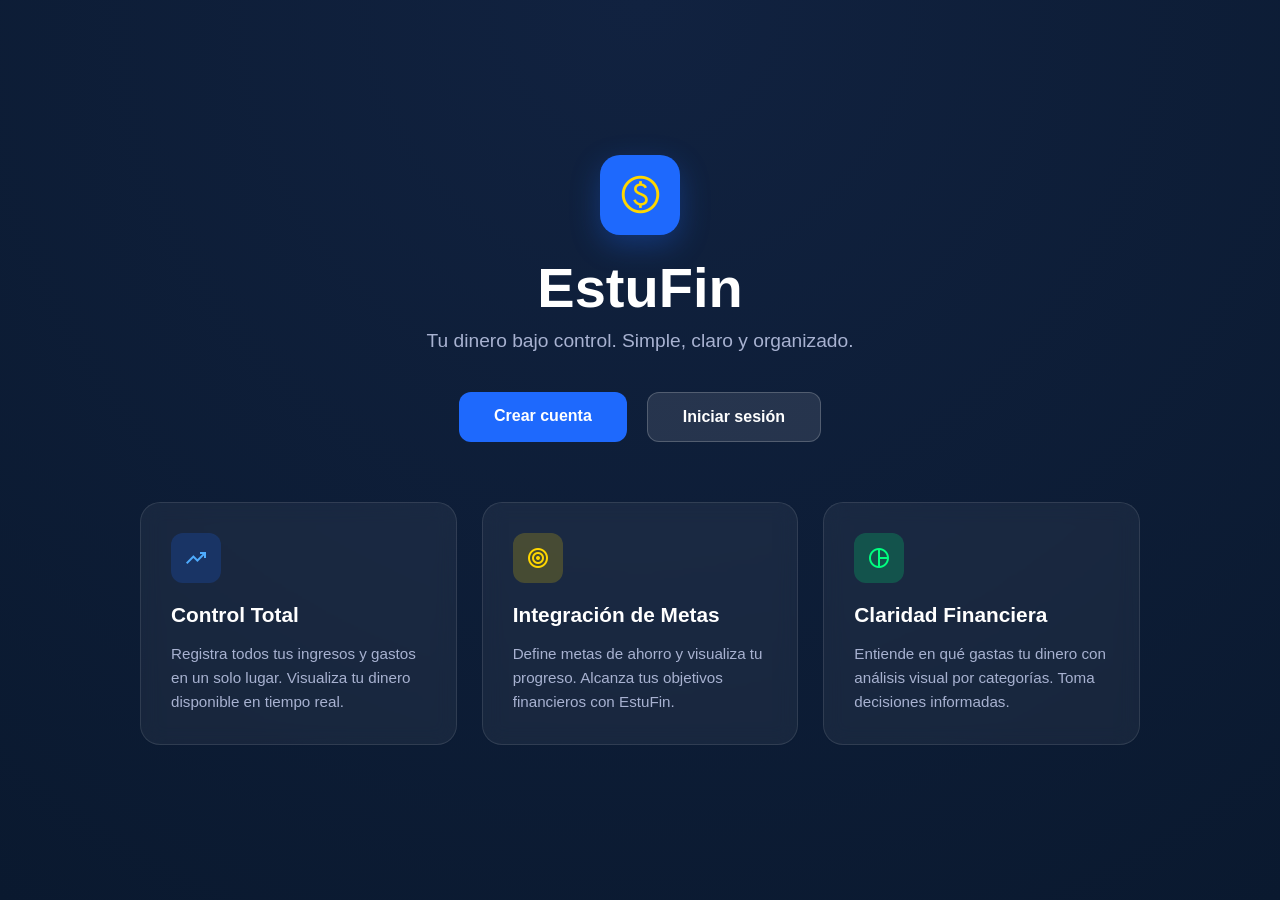
<file: index.html>
<!DOCTYPE html>
<html lang="es">
<head>
    <meta charset="UTF-8">
    <meta name="viewport" content="width=device-width, initial-scale=1.0">
    <title>EstuFin - Tu dinero bajo control</title>
    <link rel="stylesheet" href="css/landing.css">
    <script src="js/config.js"></script>
    <link rel="stylesheet" href="https://fonts.googleapis.com/css2?family=Material+Symbols+Outlined:opsz,wght,FILL,GRAD@24,400,0,0" />
</head>
<body>
    <main class="hero-container">
        <div class="brand-section">
            <div class="logo-box">
                <span class="material-symbols-outlined logo-icon">monetization_on</span>
            </div>
            <h1>EstuFin</h1>
            <p class="subtitle">Tu dinero bajo control. Simple, claro y organizado.</p>
        </div>

        <div class="button-group">
            <a href="registro.html" class="btn btn-primary">Crear cuenta</a>
            <a href="login.html" class="btn btn-secondary">Iniciar sesión</a>
        </div>

        <div class="features-grid">
            <div class="feature-card">
                <div class="icon-wrapper blue">
                    <span class="material-symbols-outlined">trending_up</span>
                </div>
                <h3>Control Total</h3>
                <p>Registra todos tus ingresos y gastos en un solo lugar. Visualiza tu dinero disponible en tiempo real.</p>
            </div>

            <div class="feature-card">
                <div class="icon-wrapper yellow">
                    <span class="material-symbols-outlined">target</span>
                </div>
                <h3>Integración de Metas</h3>
                <p>Define metas de ahorro y visualiza tu progreso. Alcanza tus objetivos financieros con EstuFin.</p>
            </div>

            <div class="feature-card">
                <div class="icon-wrapper green">
                    <span class="material-symbols-outlined">pie_chart</span>
                </div>
                <h3>Claridad Financiera</h3>
                <p>Entiende en qué gastas tu dinero con análisis visual por categorías. Toma decisiones informadas.</p>
            </div>
        </div>
    </main>

</body>
</html>
</file>
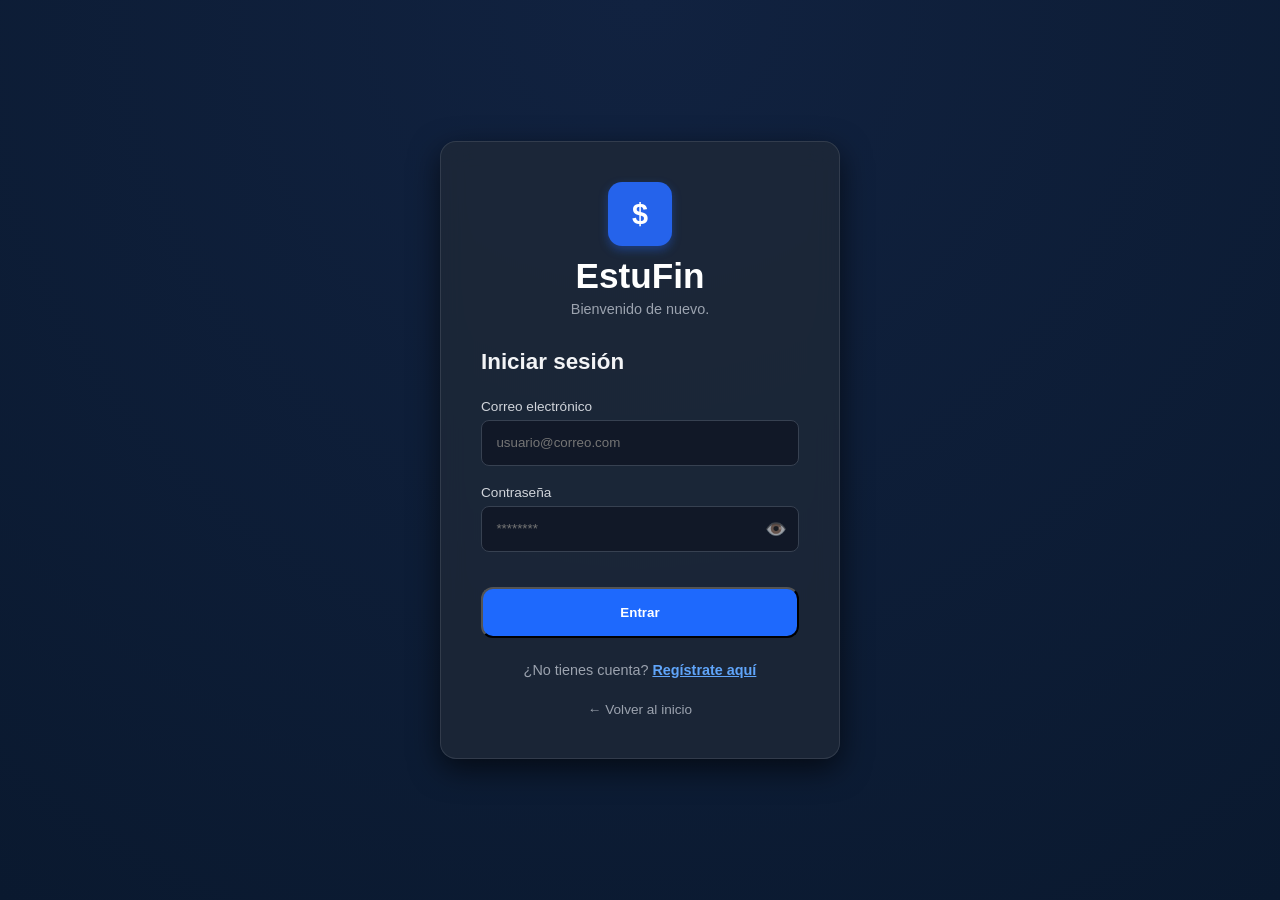
<file: dashboard.html>
<!DOCTYPE html>
<html lang="es">
<head>
    <meta charset="UTF-8">
    <meta name="viewport" content="width=device-width, initial-scale=1.0">
    <title>EstuFin - Dashboard</title>
    <link rel="stylesheet" href="css/dashboard.css">
    <link rel="stylesheet" href="css/header.css">
    <link rel="stylesheet" href="css/sidebar-mobile.css">
    <script src="js/config.js"></script>
    <link href="https://fonts.googleapis.com/css2?family=Poppins:wght@400;500;600;700&display=swap" rel="stylesheet">
</head>
<body>

<button class="mobile-menu-btn sidebar-toggle" id="sidebarToggle">☰</button>
<div class="sidebar-overlay" id="sidebarOverlay"></div>

<div class="dashboard-container">
    <aside class="sidebar" id="sidebar">
        <div class="sidebar-header">
            <div class="logo-icon">$</div>
            <div class="logo-text">
                <h1>EstuFin</h1>
                <p>Control Estudiantil</p>
            </div>
        </div>
        <nav class="sidebar-nav">
                <a href="dashboard.html" class="nav-item active">
                    <span class="nav-icon">🏠</span> Inicio
                </a>
                <a href="gatos-ingresos.html" class="nav-item">
                    <span class="nav-icon">📈</span> Gastos e Ingresos
                </a>
                <a href="movimiento.html" class="nav-item">
                    <span class="nav-icon">➕</span> Registrar Movimiento
                </a>
                <a href="gastos-fijos.html" class="nav-item ">
                    <span class="nav-icon">💰</span> Gastos Fijos
                </a>
                <a href="gatos-rapidos.html" class="nav-item">
                    <span class="nav-icon">⚡</span> Gastos Rápidos
                </a>
                <a href="proximos-pagos.html" class="nav-item">
                    <span class="nav-icon">💳</span> Próximos Pagos
                </a>
                <a href="mis-metas.html" class="nav-item">
                    <span class="nav-icon">🎯</span> Mis Metas
                </a>
        </nav>
        <div class="sidebar-footer">
            <p class="footer-brand">EstuFin</p>
            <p class="footer-sub">Controla tu dinero con facilidad</p>
        </div>
    </aside>

    <main class="main-content">        
     
        <header class="top-header">
            <div>
                <h2 class="page-title">Mi Resumen</h2>
            </div>
            <div class="header-right-group">                
                <div class="user-info"></div>
            </div>
        </header>

        <section class="balance-section">
            <div class="balance-card-primary">
                <p class="balance-label">Saldo Total Disponible</p>
                <h2 class="balance-amount" id="totalBalance">$ 0</h2>
                <span class="balance-currency">COP - Pesos Colombianos</span>
            </div>
        </section>

        <section class="methods-container">
            <div class="section-header">
                <h3>💰 Mis Métodos de Pago</h3>
            </div>
            <div class="methods-grid" id="methodsList"></div>
            <button class="btn-add-large" id="openAddModal">+ Agregar Nuevo Método</button>
        </section>
    </main>
</div>

<!-- VENTANA MODAL MEJORADA -->
<div class="modal-overlay hidden" id="addMethodModal">
    <div class="modal-box">
        <div class="modal-header">
            <h3>Nuevo Método de Pago</h3>
            <p>Organiza tus cuentas de forma clara.</p>
        </div>
        
        <form id="addMethodForm">
            <div class="input-group">
                <label for="newMethodName">Nombre del método</label>
                <input type="text" id="newMethodName" placeholder="Ej. Nequi, Daviplata, Efectivo" required>
            </div>
            
            <div class="input-group">
                <label for="newMethodAmount">Monto o Saldo Inicial</label>
                <input type="number" id="newMethodAmount" placeholder="0" required>
            </div>

            <!-- Espacio para el mensaje de error si el nombre ya existe -->
            <p id="errorMessage" class="error-text hidden">Este método ya existe. Intenta con otro nombre.</p>

            <div class="modal-buttons">
                <button type="button" class="btn-cancel" id="closeModal">Cancelar</button>
                <button type="submit" class="btn-confirm">Guardar Método</button>
            </div>
        </form>
    </div>
</div>

<script src="js/dashboard.js"></script>
<script src="js/header.js"></script>

</body>
</html>
</file>
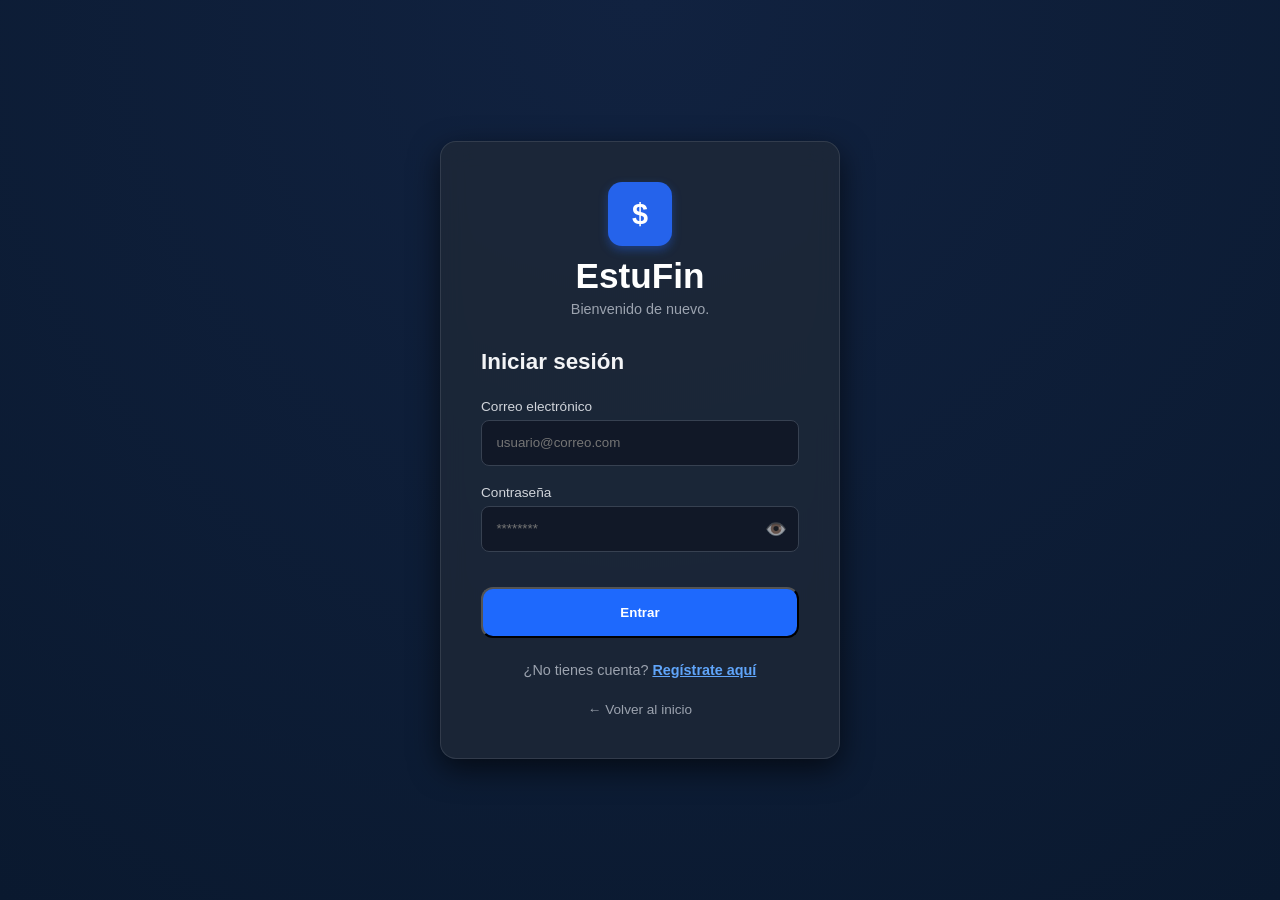
<file: gastos-fijos.html>
<!DOCTYPE html>
<html lang="es">
<head>
    <meta charset="UTF-8">
    <meta name="viewport" content="width=device-width, initial-scale=1.0">
    <title>EstuFin - Gastos Fijos</title>
    <link rel="stylesheet" href="css/dashboard.css">
    <link rel="stylesheet" href="css/header.css">
    <link rel="stylesheet" href="css/gastos-fijos.css">
    <link rel="stylesheet" href="css/sidebar-mobile.css">
    <script src="js/config.js"></script>
    <link href="https://fonts.googleapis.com/css2?family=Poppins:wght@400;500;600;700&display=swap" rel="stylesheet">
</head>
<body>
    <button class="sidebar-toggle" id="sidebarToggle" aria-label="Menú">&#9776;</button>
    <div class="dashboard-container">
        <aside class="sidebar" id="sidebar">
            <div class="sidebar-header">
                <div class="logo-icon">$</div>
                <div class="logo-text">
                    <h1>EstuFin</h1>
                    <p>Tu dinero bajo control</p>
                </div>
            </div>
            <nav class="sidebar-nav">
                <a href="dashboard.html" class="nav-item">
                    <span class="nav-icon">🏠</span> Inicio
                </a>
                <a href="gatos-ingresos.html" class="nav-item">
                    <span class="nav-icon">📈</span> Gastos e Ingresos
                </a>
                <a href="movimiento.html" class="nav-item">
                    <span class="nav-icon">➕</span> Registrar Movimiento
                </a>
                <a href="gastos-fijos.html" class="nav-item active">
                    <span class="nav-icon">💰</span> Gastos Fijos
                </a>
                <a href="gatos-rapidos.html" class="nav-item">
                    <span class="nav-icon">⚡</span> Gastos Rápidos
                </a>
                <a href="proximos-pagos.html" class="nav-item">
                    <span class="nav-icon">💳</span> Próximos Pagos
                </a>
                <a href="mis-metas.html" class="nav-item">
                    <span class="nav-icon">🎯</span> Mis Metas
                </a>
            </nav>
            <div class="sidebar-footer">
                <p class="footer-brand">EstuFin</p>
                <p class="footer-sub">Controla tu dinero con facilidad</p>
            </div>
        </aside>

        <main class="main-content">
            <main class="main-content main-content-fijos">
            <header class="top-header">
                <div>
                    <h2 class="page-title">Gastos Fijos</h2>
                    <p class="page-subtitle">Los gastos fijos son aquellos que pagas regularmente</p>
                </div>
                <div class="header-right-group">
                    <div class="user-info"></div>
                </div>
            </header>

            <!-- Botón añadir justo después del header, alineado a la derecha -->
            <div style="display: flex; justify-content: flex-end; margin-bottom: 18px; margin-top: -18px;">
                <button class="btn-primary-dash btn-add-fijos" id="add-fixed-expense-top">+ Añadir</button>
            </div>
            <!-- Total-card debajo -->
            <div style="margin-bottom: 6px;">
                <div class="total-card" id="total-card">
                    <div>
                        <p class="total-label">Total Gastos Fijos Mensuales</p>
                        <p class="total-amount" id="total-amount">$0</p>
                    </div>
                    <div class="total-icon">$</div>
                </div>
            </div>

            <section class="dashboard-grid centered-grid">
                <div class="payments-section">

                    <!-- Lista de gastos -->
                    <div id="fixed-expenses-list"></div>

                    <!-- Estado vacío -->
                    <div class="empty-state" id="empty-state">
                        <h3>No has configurado gastos fijos</h3>
                        <p>Los gastos fijos son aquellos que pagas regularmente, como alquiler, servicios, suscripciones, etc.</p>
                        <button class="btn-primary-dash" id="add-fixed-expense">Añadir tu primer gasto fijo</button>
                    </div>

                </div>
            </section>
        </main>
    </div>

    <div class="modal-overlay" id="fixed-expense-modal">
        <div class="modal">
            <div class="modal-header">
                <h2>Nuevo gasto fijo</h2>
                <button class="modal-close" aria-label="Cerrar modal">×</button>
            </div>
            <form id="fixed-expense-form">
                <div class="form-group">
                    <label for="expense-name">Nombre del gasto</label>
                    <input type="text" id="expense-name" placeholder="Ej: Alquiler, Netflix, Internet" required>
                </div>
                <div class="form-group">
                    <label for="expense-amount">Monto</label>
                    <input type="number" id="expense-amount" placeholder="0" min="0" step="0.01" required>
                </div>
                <div class="form-group">
                    <label for="expense-method">Método de pago</label>
                    <select id="expense-method" required>
                        <option value="">Selecciona un método</option>
                    </select>
                </div>
                <div class="modal-actions">
                    <button type="button" class="btn-cancel" id="modal-cancel">Cancelar</button>
                    <button type="submit" class="btn-save">Guardar</button>
                </div>
            </form>
        </div>
    </div>

    <script src="js/dashboard.js"></script>
    <script src="js/header.js"></script>
    <script src="js/gastos-fijos.js"></script>

    
</body>
</html>
</file>
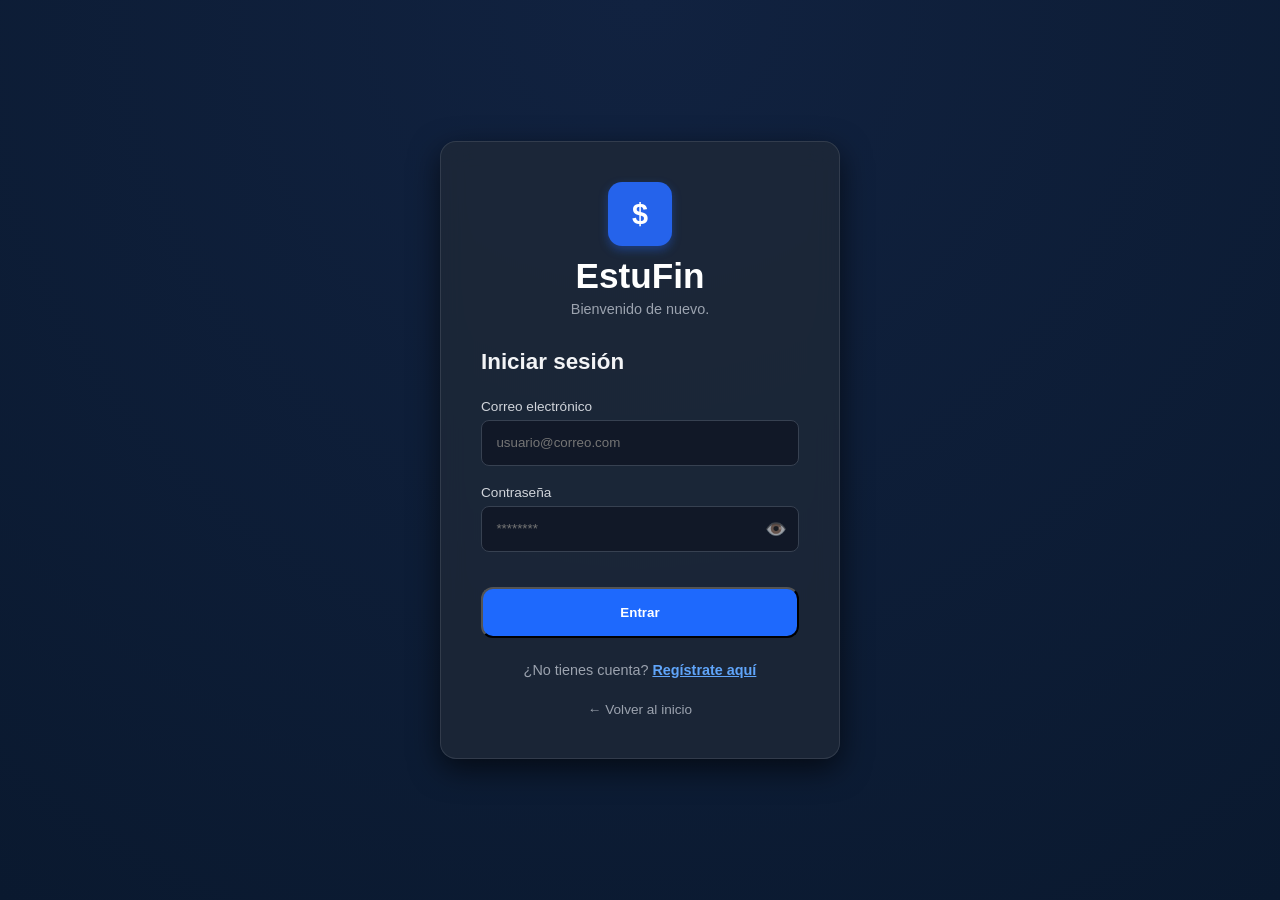
<file: gatos-ingresos.html>
<!DOCTYPE html>
<html lang="es">
<head>
    <meta charset="UTF-8">
    <meta name="viewport" content="width=device-width, initial-scale=1.0">
    <title>EstuFin - Gastos e Ingresos</title>
    <link rel="stylesheet" href="css/dashboard.css">
    <link rel="stylesheet" href="css/header.css">
    <link rel="stylesheet" href="css/gastos-ingresos.css">
    <link rel="stylesheet" href="css/sidebar-mobile.css">
    <script src="js/config.js"></script>
    <link href="https://fonts.googleapis.com/css2?family=Poppins:wght@400;500;600;700&display=swap" rel="stylesheet">
</head>
<body>
    <button class="sidebar-toggle" id="sidebarToggle" aria-label="Menú">&#9776;</button>
    <div class="dashboard-container">
        <aside class="sidebar" id="sidebar">
            <div class="sidebar-header">
                <div class="logo-icon">$</div>
                <div class="logo-text">
                    <h1>EstuFin</h1>
                    <p>Tu dinero bajo control</p>
                </div>
            </div>
            <nav class="sidebar-nav">
                <a href="dashboard.html" class="nav-item">
                    <span class="nav-icon">🏠</span> Inicio
                </a>
                <a href="gatos-ingresos.html" class="nav-item active">
                    <span class="nav-icon">📈</span> Gastos e Ingresos
                </a>
                <a href="movimiento.html" class="nav-item">
                    <span class="nav-icon">➕</span> Registrar Movimiento
                </a>
                <a href="gastos-fijos.html" class="nav-item">
                    <span class="nav-icon">💰</span> Gastos Fijos
                </a>
                <a href="gatos-rapidos.html" class="nav-item">
                    <span class="nav-icon">⚡</span> Gastos Rápidos
                </a>
                <a href="proximos-pagos.html" class="nav-item">
                    <span class="nav-icon">💳</span> Próximos Pagos
                </a>
                <a href="mis-metas.html" class="nav-item">
                    <span class="nav-icon">🎯</span> Mis Metas
                </a>
            </nav>
            <div class="sidebar-footer">
                <p class="footer-brand">EstuFin</p>
                <p class="footer-sub">Controla tu dinero con facilidad</p>
            </div>
        </aside>

        <main class="main-content">
            <main class="main-content main-content-ingresos">
            <header class="top-header">
                <div>
                    <h2 class="page-title">Gastos e Ingresos</h2>
                    <p class="page-subtitle">Gestiona todos tus movimientos financieros</p>
                </div>
                <div class="header-right-group" style="flex-direction: column; align-items: flex-start; gap: 0;">
                    <div class="user-info"></div>
                </div>
            </header>

            <section class="dashboard-grid">
                <div class="transactions-panel">
                    <div class="transactions-header">
                        <div>
                            <h3>Todas las Transacciones</h3>
                            <p id="total-transactions">0 total</p>
                        </div>
                    </div>
                    <div class="transactions-list" id="transactions-list">
                        <div class="transactions-empty">
                            <p>No hay transacciones aún</p>
                        </div>
                    </div>
                </div>
                <div class="details-panel">
                    <div class="details-header">
                        <h3>Detalles de Transacción</h3>
                    </div>
                    <div id="transaction-details-content" class="details-empty">
                        <div class="details-icon">📄</div>
                        <p>Selecciona una transacción<br>para ver los detalles</p>
                    </div>
                </div>
            </section>
        </main>
    </div>
    <script src="js/dashboard.js"></script>
    <script src="js/header.js"></script>
    <script src="js/gastos-ingresos.js"></script>


</body>
</html>
</file>
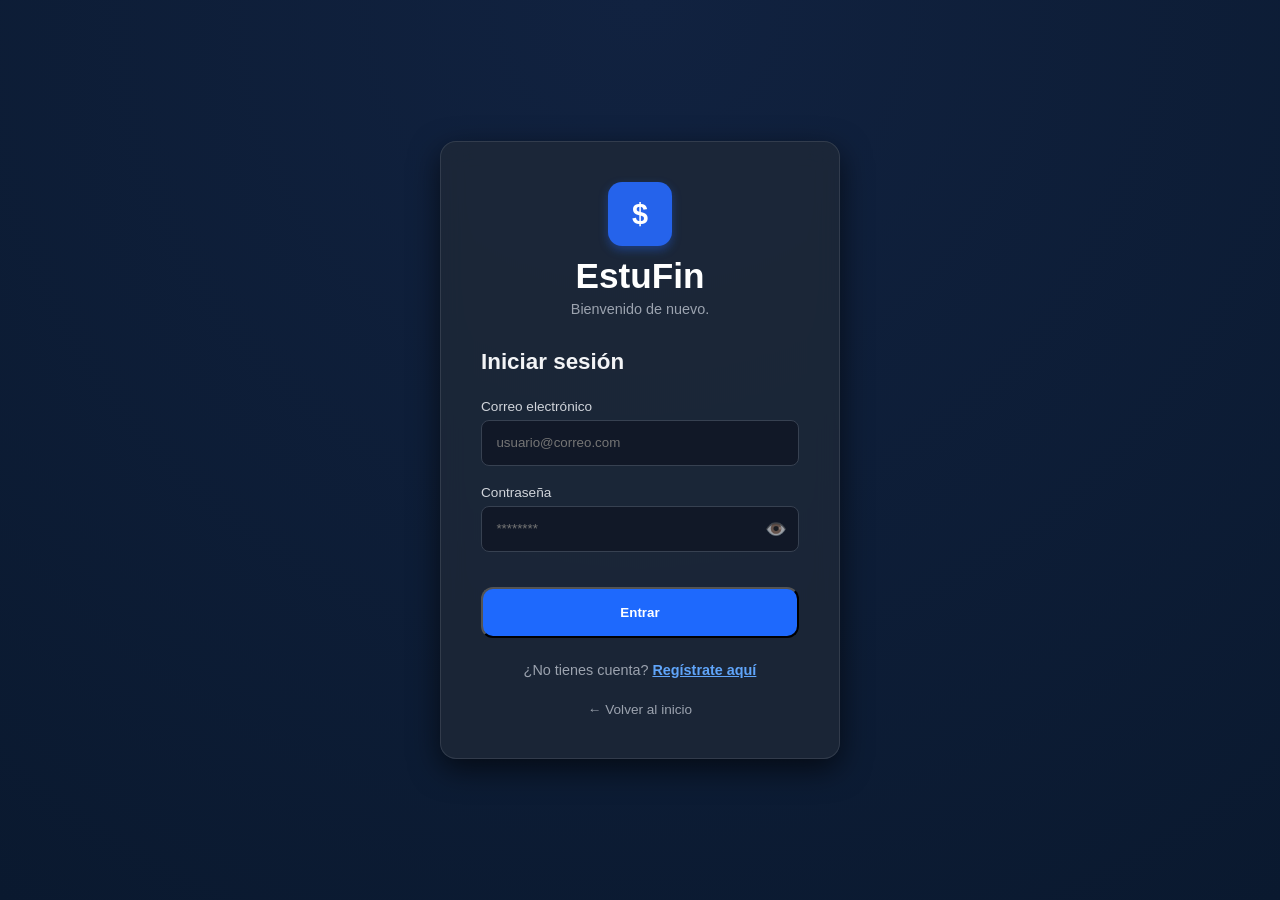
<file: gatos-rapidos.html>
<!DOCTYPE html>
<html lang="es">
<head>
    <meta charset="UTF-8">
    <meta name="viewport" content="width=device-width, initial-scale=1.0">
    <title>EstuFin - Gastos Rápidos</title>
    <link rel="stylesheet" href="css/dashboard.css">
    <link rel="stylesheet" href="css/header.css">
    <link rel="stylesheet" href="css/gastos-rapidos.css">
    <link rel="stylesheet" href="css/sidebar-mobile.css">
    <script src="js/config.js"></script>
    <link href="https://fonts.googleapis.com/css2?family=Poppins:wght@400;500;600;700&display=swap" rel="stylesheet">
</head>
<body>
    <button class="sidebar-toggle" id="sidebarToggle" aria-label="Menú">&#9776;</button>
    <div class="dashboard-container">
        <aside class="sidebar" id="sidebar">
            <div class="sidebar-header">
                <div class="logo-icon">$</div>
                <div class="logo-text">
                    <h1>EstuFin</h1>
                    <p>Tu dinero bajo control</p>
                </div>
            </div>
            <nav class="sidebar-nav">
                <a href="dashboard.html" class="nav-item">
                    <span class="nav-icon">🏠</span> Inicio
                </a>
                <a href="gatos-ingresos.html" class="nav-item">
                    <span class="nav-icon">📈</span> Gastos e Ingresos
                </a>
                <a href="movimiento.html" class="nav-item">
                    <span class="nav-icon">➕</span> Registrar Movimiento
                </a>
                <a href="gastos-fijos.html" class="nav-item">
                    <span class="nav-icon">💰</span> Gastos Fijos
                </a>
                <a href="gatos-rapidos.html" class="nav-item active">
                    <span class="nav-icon">⚡</span> Gastos Rápidos
                </a>
                <a href="proximos-pagos.html" class="nav-item">
                    <span class="nav-icon">💳</span> Próximos Pagos
                </a>
                <a href="mis-metas.html" class="nav-item">
                    <span class="nav-icon">🎯</span> Mis Metas
                </a>
            </nav>
            <div class="sidebar-footer">
                <p class="footer-brand">EstuFin</p>
                <p class="footer-sub">Controla tu dinero con facilidad</p>
            </div>
        </aside>

        <main class="main-content">
            <main class="main-content main-content-rapidos">
            <header class="top-header">
                <div>
                    <h2 class="page-title">Gastos Rápidos</h2>
                    <p class="page-subtitle">Accesos directos para tus gastos frecuentes</p>
                </div>
                <div class="header-right-group">
                    <div class="user-info"></div>
                </div>
            </header>

            <!-- Botón añadir justo después del header, lo más arriba posible -->
            <div style="display: flex; justify-content: flex-end; margin-bottom: 18px; margin-top: -18px;">
                <button class="btn-primary-dash btn-add-rapidos" id="add-fixed-expense-top">+ Añadir</button>
            </div>
            <!-- Total-card debajo -->
            <div style="margin-bottom: 6px;">
                <div class="total-card" id="total-card">
                    <div>
                        <p class="total-label">Total Gastos Rapidos Mensuales</p>
                        <p class="total-amount" id="total-amount">$0</p>
                    </div>
                    <div class="total-icon">$</div>
                </div>
            </div>

            <section class="dashboard-grid centered-grid">
                <div class="payments-section">

                    <!-- Lista de gastos -->
                    <div id="fixed-expenses-list"></div>

                    <!-- Estado vacío -->
                    <div class="empty-state" id="empty-state">
                     <h3>No has configurado gastos rapidos</h3>
                    <p>Crea accesos rápidos para gastos que realizas frecuentemente, como café, transporte, almuerzo, etc.</p>
                    <button class="btn-primary-dash" id="add-fixed-expense">Añadir tu primer gasto rapido</button>
                    </div>

                </div>
            </section>
        </main>
    </div>

    <div class="modal-overlay" id="fixed-expense-modal">
        <div class="modal">
            <div class="modal-header">
                <h2>Nuevo gasto rapido</h2>
                <button class="modal-close" aria-label="Cerrar modal">×</button>
            </div>
            <form id="fixed-expense-form">
                <div class="form-group">
                    <label for="expense-name">Nombre del gasto</label>
                    <input type="text" id="expense-name" placeholder="Ej: Café, Transporte, Almuerzo" required>
                </div>
                <div class="form-group">
                    <label for="expense-amount">Monto</label>
                    <input type="number" id="expense-amount" placeholder="0" min="0" step="0.01" required>
                </div>
                <!-- Categoría -->
                <div class="form-group">
                    <label for="expense-category">Categoría</label>
                    <select id="expense-category" required>
                        <option value="">Selecciona una categoría</option>
                        <option value="Comida">Comida</option>
                        <option value="Transporte">Transporte</option>
                        <option value="Educacion">Educación</option>
                        <option value="Entretenimiento">Entretenimiento</option>
                        <option value="Servicios">Servicios</option>
                        <option value="Otro">Otro</option>
                    </select>
                </div>
                <div class="form-group">
                    <label for="expense-method">Método de pago</label>
                    <select id="expense-method" required>
                        <option value="">Selecciona un método</option>
                    </select>
                </div>
                <div class="modal-actions">
                    <button type="button" class="btn-cancel" id="modal-cancel">Cancelar</button>
                    <button type="submit" class="btn-save">Guardar</button>
                </div>
            </form>
        </div>
    </div>

    <script src="js/dashboard.js"></script>
    <script src="js/header.js"></script>
    <script src="js/gastos-rapidos.js"></script>
</body>
</html>
</file>
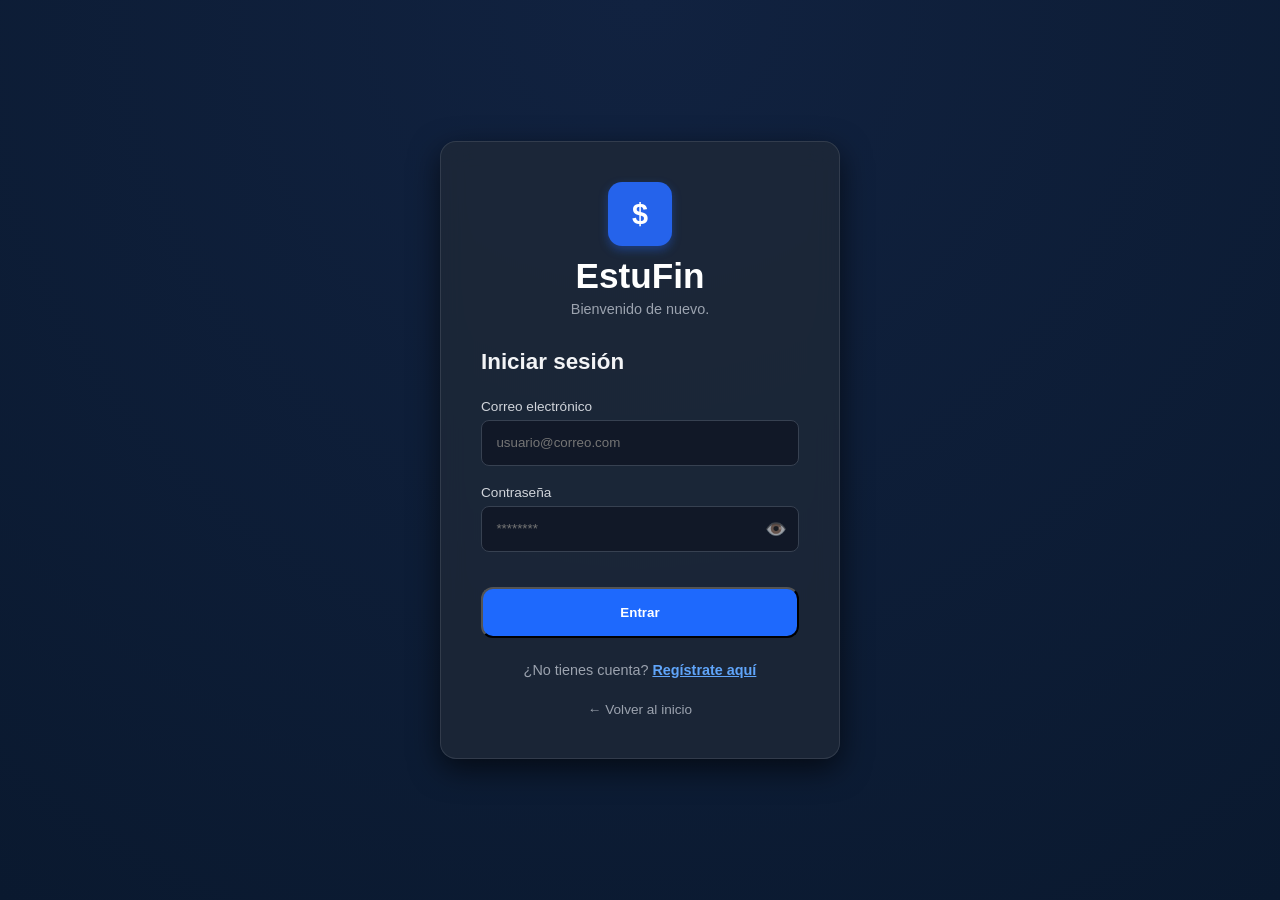
<file: login.html>
<!DOCTYPE html>
<html lang="es">
<head>
    <meta charset="UTF-8">
    <meta name="viewport" content="width=device-width, initial-scale=1.0">
    <title>EstuFin - Iniciar Sesión</title>
    <link rel="stylesheet" href="css/landing.css">
    <link rel="stylesheet" href="css/auth.css">
    <script src="js/config.js"></script>
    <link href="https://fonts.googleapis.com/css2?family=Poppins:wght@400;500;600;700&display=swap" rel="stylesheet">
</head>
<body class="landing-container">
    <div class="auth-card">
        <div class="logo-area-small">
            <div class="logo-icon-placeholder-small"><span>$</span></div>
            <h2>EstuFin</h2>
            <p>Bienvenido de nuevo.</p>
        </div>

        <form class="auth-form" id="loginForm">
            <h3>Iniciar sesión</h3>
            <div class="input-group">
                <label for="email">Correo electrónico</label>
                <input type="email" id="email" placeholder="usuario@correo.com" required>
            </div>
            <div class="input-group">
                <label for="password">Contraseña</label>
                <div class="password-wrapper">
                    <input type="password" id="password" placeholder="********" required>
                    <span class="toggle-password" id="togglePass">👁️</span>
                </div>
            </div>

            <button type="submit" class="btn btn-primary btn-full">Entrar</button>

            <p class="auth-footer">¿No tienes cuenta? <a href="registro.html">Regístrate aquí</a></p>
            <a href="index.html" class="btn-back">← Volver al inicio</a>
        </form>
    </div>
    <script src="js/auth.js"></script>
    <script src="js/header.js"></script>


</body>
</html>
</file>
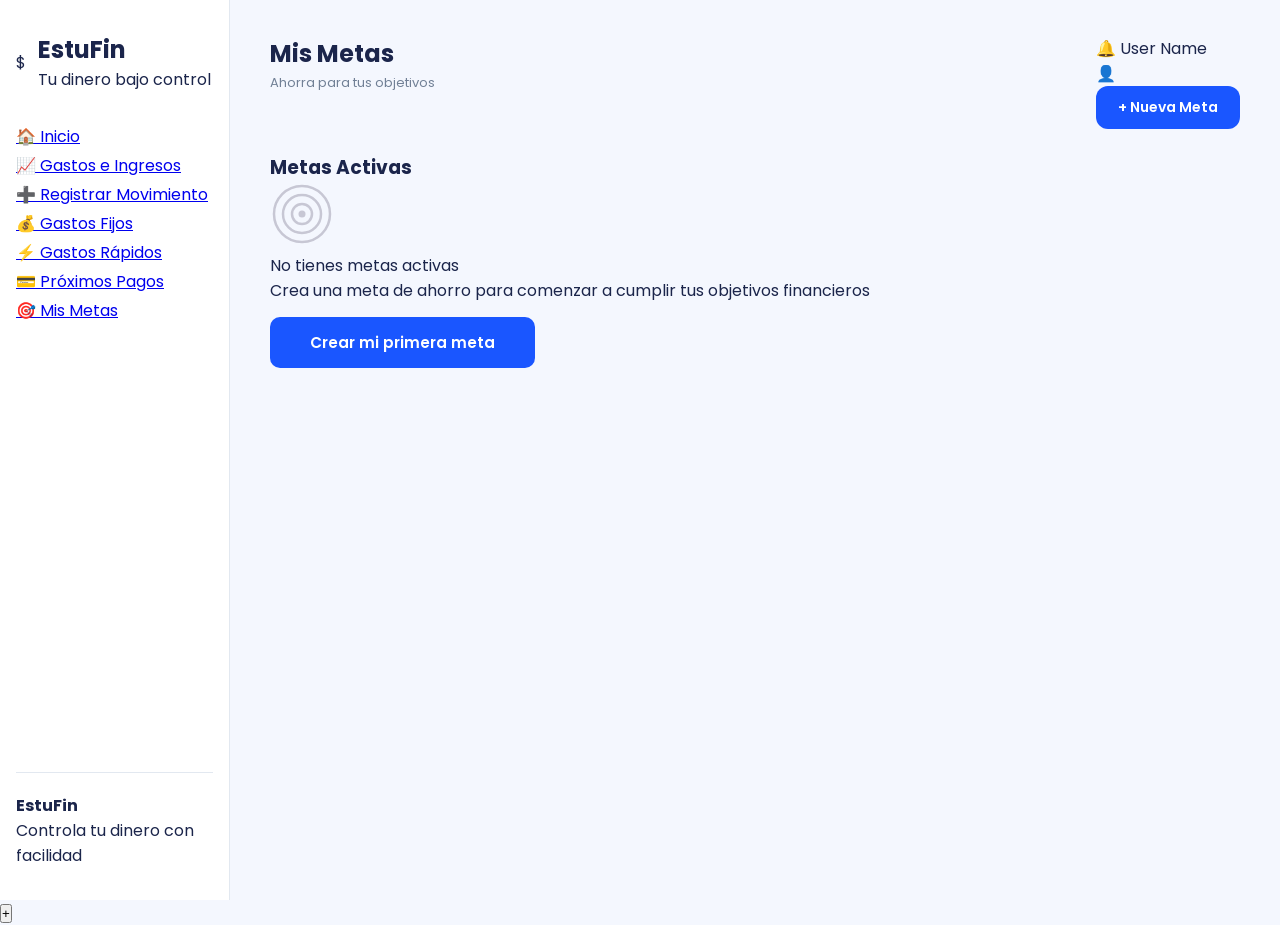
<file: mis-metas.htm>
<!DOCTYPE html>
<html lang="es">
<head>
    <meta charset="UTF-8">
    <meta name="viewport" content="width=device-width, initial-scale=1.0">
    <title>EstuFin - Mis Metas</title>
    <link rel="stylesheet" href="css/dashboard.css">
    <link rel="stylesheet" href="css/mis-metas.css">
    <link href="https://fonts.googleapis.com/css2?family=Poppins:wght@400;500;600;700&display=swap" rel="stylesheet">
</head>
<body>
    <div class="dashboard-container">

        <!-- SIDEBAR -->
        <aside class="sidebar">
            <div class="sidebar-header">
                <div class="logo-small">$</div>
                <div>
                    <h1>EstuFin</h1>
                    <p>Tu dinero bajo control</p>
                </div>
            </div>
            <nav class="sidebar-nav">
                <a href="dashboard.html">🏠 Inicio</a>
                <a href="gatos-ingresos.html">📈 Gastos e Ingresos</a>
                <a href="movimiento.html">➕ Registrar Movimiento</a>
                <a href="gastos-fijos.html">💰 Gastos Fijos</a>
                <a href="gatos-rapidos.html">⚡ Gastos Rápidos</a>
                <a href="proximos-pagos.html">💳 Próximos Pagos</a>
                <a href="mis-metas.htm" class="active">🎯 Mis Metas</a>
            </nav>
            <div class="sidebar-footer">
                <p><strong>EstuFin</strong></p>
                <p>Controla tu dinero con facilidad</p>
            </div>
        </aside>

        <!-- MAIN CONTENT -->
        <main class="main-content">

            <!-- HEADER -->
            <header class="top-header">
                <div class="page-heading">
                    <h2>Mis Metas</h2>
                    <p class="page-subtitle">Ahorra para tus objetivos</p>
                </div>
                <div class="header-right">
                    <div class="user-profile">
                        <span class="notifications">🔔</span>
                        <span class="user-name">User Name</span>
                        <div class="user-avatar">👤</div>
                    </div>
                    <button class="btn-nueva-meta">+ Nueva Meta</button>
                </div>
            </header>

            <!-- METAS ACTIVAS -->
            <section class="metas-section">
                <h3 class="section-title">Metas Activas</h3>

                <div class="metas-card empty-metas">
                    <!-- Ícono diana / target -->
                    <div class="target-icon">
                        <svg width="64" height="64" viewBox="0 0 64 64" fill="none" xmlns="http://www.w3.org/2000/svg">
                            <circle cx="32" cy="32" r="28" stroke="#c7c7d4" stroke-width="2.5"/>
                            <circle cx="32" cy="32" r="19" stroke="#c7c7d4" stroke-width="2.5"/>
                            <circle cx="32" cy="32" r="10" stroke="#c7c7d4" stroke-width="2.5"/>
                            <circle cx="32" cy="32" r="3.5" fill="#c7c7d4"/>
                        </svg>
                    </div>

                    <p class="empty-title">No tienes metas activas</p>
                    <p class="empty-desc">Crea una meta de ahorro para comenzar a cumplir tus objetivos financieros</p>

                    <button class="btn-crear-meta">Crear mi primera meta</button>
                </div>
            </section>

        </main>
    </div>

    <!-- FAB -->
    <button class="fab-btn">+</button>

</body>
</html>
</file>
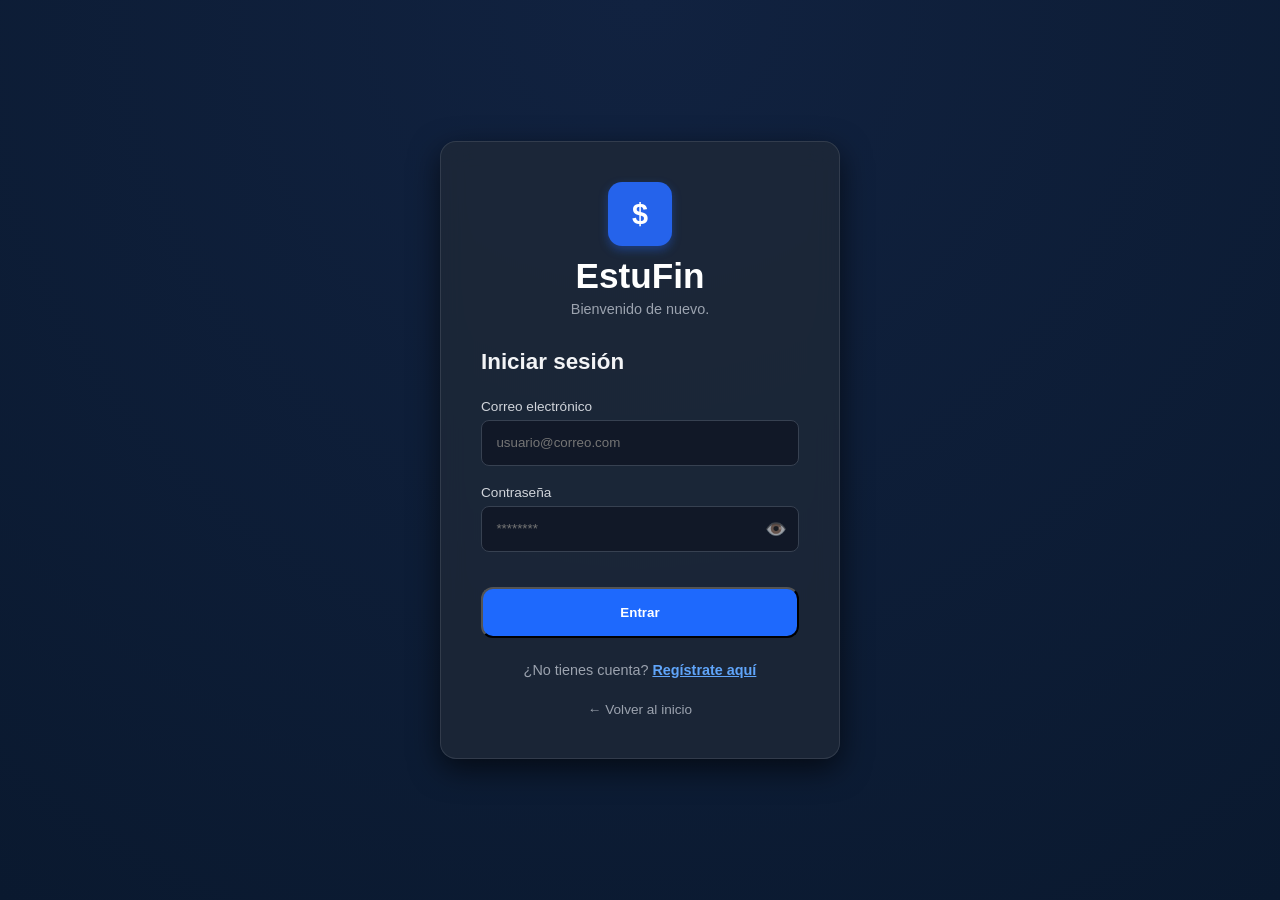
<file: mis-metas.html>
<!DOCTYPE html>
<html lang="es">
<head>
    <meta charset="UTF-8">
    <meta name="viewport" content="width=device-width, initial-scale=1.0">
    <title>EstuFin - Mis Metas</title>
    <link rel="stylesheet" href="css/dashboard.css">
    <link rel="stylesheet" href="css/header.css">
    <link rel="stylesheet" href="css/mis-metas.css">
    <link rel="stylesheet" href="css/sidebar-mobile.css">
    <script src="js/config.js"></script>
    <link href="https://fonts.googleapis.com/css2?family=Poppins:wght@400;500;600;700&display=swap" rel="stylesheet">
</head>
<body>
<button class="sidebar-toggle" id="sidebarToggle" aria-label="Menú">&#9776;</button>
<div class="dashboard-container">

    <aside class="sidebar" id="sidebar">
        <div class="sidebar-header">
            <div class="logo-icon">$</div>
            <div class="logo-text">
                <h1>EstuFin</h1>
                <p>Tu dinero bajo control</p>
            </div>
        </div>
        <nav class="sidebar-nav">
            <a href="dashboard.html" class="nav-item">
                <span class="nav-icon">🏠</span> Inicio
            </a>
            <a href="gatos-ingresos.html" class="nav-item">
                <span class="nav-icon">📈</span> Gastos e Ingresos
            </a>
            <a href="movimiento.html" class="nav-item">
                <span class="nav-icon">➕</span> Registrar Movimiento
            </a>
            <a href="gastos-fijos.html" class="nav-item">
                <span class="nav-icon">💰</span> Gastos Fijos
            </a>
            <a href="gatos-rapidos.html" class="nav-item">
                <span class="nav-icon">⚡</span> Gastos Rápidos
            </a>
            <a href="proximos-pagos.html" class="nav-item">
                <span class="nav-icon">💳</span> Próximos Pagos
            </a>
            <a href="mis-metas.html" class="nav-item active">
                <span class="nav-icon">🎯</span> Mis Metas
            </a>
        </nav>
        <div class="sidebar-footer">
            <p class="footer-brand">EstuFin</p>
            <p class="footer-sub">Controla tu dinero con facilidad</p>
        </div>
    </aside>

    <main class="main-content">

        <header class="top-header">
            <div>
                <h2 class="page-title">Mis Metas</h2>
            </div>
            <div class="header-right-group">
                <div class="user-info"></div>
                <button class="btn-nueva-meta" id="btnNuevaMeta">+ Nueva Meta</button>
            </div>
        </header>

        <div id="formInlineMeta" class="meta-inline-form hidden">
            <h4>Crear Nueva Meta</h4>
            <div class="meta-form-fields">
                <div class="field-group">
                    <label for="metaNombre">Nombre de la Meta</label>
                    <input type="text" id="metaNombre" placeholder="Ej: Nuevo celular">
                </div>
                <div class="field-group">
                    <label for="metaMonto">Monto Meta (COP)</label>
                    <input type="number" id="metaMonto" placeholder="500000" min="0">
                </div>
                <div class="field-group">
                    <label for="metaDias">Días para Ahorrar</label>
                    <input type="number" id="metaDias" placeholder="30" min="1">
                </div>
            </div>
            <div class="meta-form-actions">
                <button id="cancelInlineMeta" class="btn-cancel-meta">Cancelar</button>
                <button id="guardarInlineMeta" class="btn-save-meta">Crear Meta</button>
            </div>
        </div>

        <section class="metas-section">
            <h3 class="col-title">Metas Activas</h3>

            <div id="emptyMetas" class="metas-empty-card">
                <div class="metas-target-icon">
                    <svg width="70" height="70" viewBox="0 0 70 70" fill="none">
                        <circle cx="35" cy="35" r="32" stroke="#d1d5db" stroke-width="2.5"/>
                        <circle cx="35" cy="35" r="22" stroke="#d1d5db" stroke-width="2.5"/>
                        <circle cx="35" cy="35" r="12" stroke="#d1d5db" stroke-width="2.5"/>
                        <circle cx="35" cy="35" r="4" fill="#d1d5db"/>
                    </svg>
                </div>
                <p class="metas-empty-title">No tienes metas activas</p>
                <p class="metas-empty-desc">Crea una meta de ahorro para comenzar a cumplir tus objetivos financieros</p>
                <button class="btn-crear-meta" id="btnCrearPrimera">Crear mi primera meta</button>
            </div>

            <div id="listaMetas"></div>
        </section>

    </main>
</div>

<button class="fab-metas" id="fabMetas">+</button>

<script src="js/dashboard.js"></script>
<script src="js/header.js"></script>
<script src="js/mis-metas.js"></script>


</body>
</html>
</file>
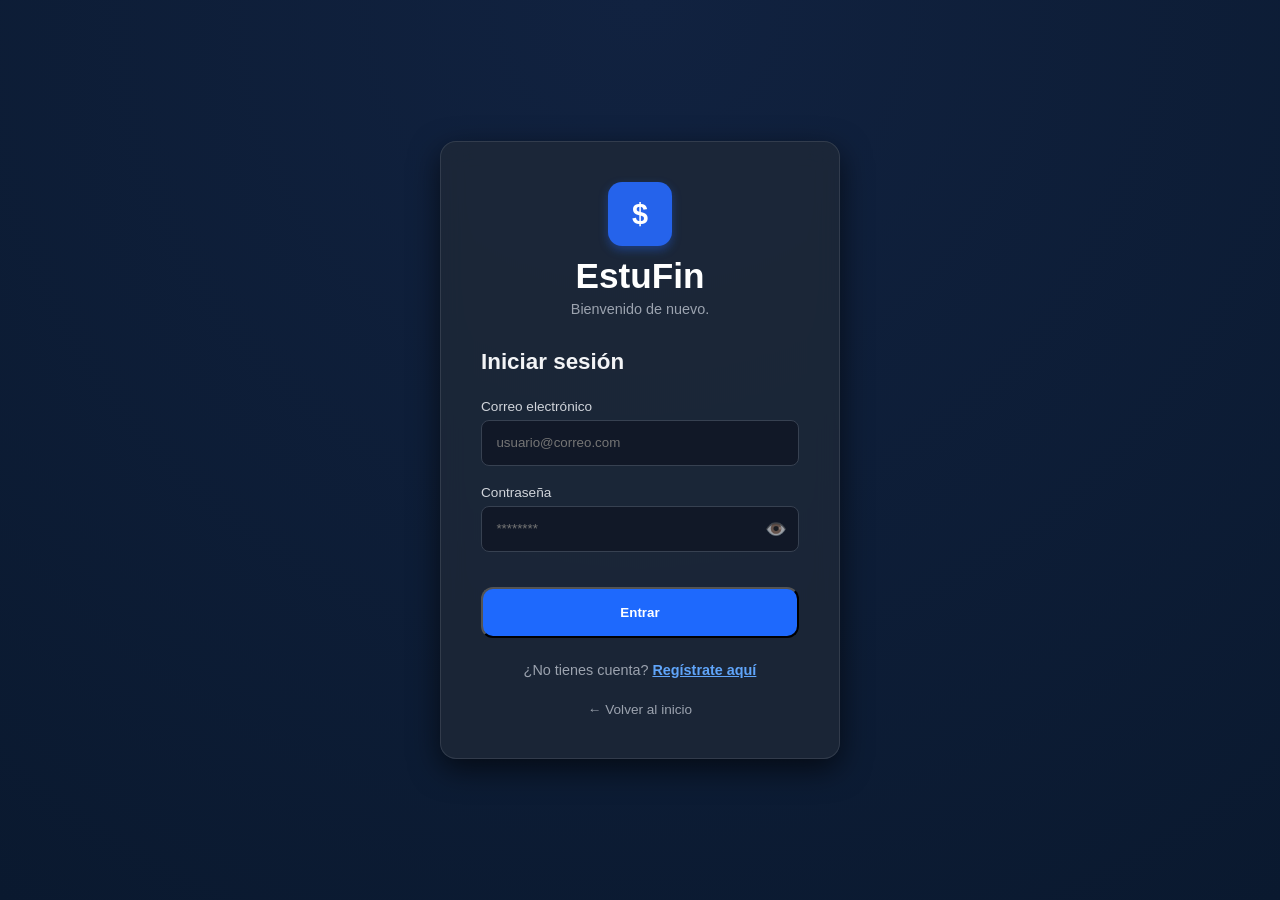
<file: movimiento.html>
<!DOCTYPE html>
<html lang="es">
<head>
    <meta charset="UTF-8">
    <meta name="viewport" content="width=device-width, initial-scale=1.0">
    <title>EstuFin - Registrar Movimiento</title>
    <link rel="stylesheet" href="css/dashboard.css">
    <link rel="stylesheet" href="css/header.css">
    <link rel="stylesheet" href="css/movimiento.css">
    <link rel="stylesheet" href="css/sidebar-mobile.css">
    <script src="js/config.js"></script>
    <link href="https://fonts.googleapis.com/css2?family=Poppins:wght@400;500;600;700&display=swap" rel="stylesheet">
    
</head>
<body>
    <button class="sidebar-toggle" id="sidebarToggle" aria-label="Menú">&#9776;</button>
    <div class="dashboard-container">
        <aside class="sidebar" id="sidebar">
            <div class="sidebar-header">
                <div class="logo-icon">$</div>
                <div class="logo-text">
                    <h1>EstuFin</h1>
                    <p>Tu dinero bajo control</p>
                </div>
            </div>
            <nav class="sidebar-nav">
                <a href="dashboard.html" class="nav-item">
                    <span class="nav-icon">🏠</span> Inicio
                </a>
                <a href="gatos-ingresos.html" class="nav-item">
                    <span class="nav-icon">📈</span> Gastos e Ingresos
                </a>
                <a href="movimiento.html" class="nav-item active">
                    <span class="nav-icon">➕</span> Registrar Movimiento
                </a>
                <a href="gastos-fijos.html" class="nav-item">
                    <span class="nav-icon">💰</span> Gastos Fijos
                </a>
                <a href="gatos-rapidos.html" class="nav-item">
                    <span class="nav-icon">⚡</span> Gastos Rápidos
                </a>
                <a href="proximos-pagos.html" class="nav-item">
                    <span class="nav-icon">💳</span> Próximos Pagos
                </a>
                <a href="mis-metas.html" class="nav-item">
                    <span class="nav-icon">🎯</span> Mis Metas
                </a>
            </nav>
            <div class="sidebar-footer">
                <p class="footer-brand">EstuFin</p>
                <p class="footer-sub">Controla tu dinero con facilidad</p>
            </div>
        </aside>

        <main class="main-content main-content-movimiento">
            <header class="top-header">
                <div>
                    <h2 class="page-title">Registrar Movimiento</h2>
                    <p class="page-subtitle">Agrega un nuevo ingreso o gasto a tu historial</p>
                </div>
                <div class="header-right-group" style="flex-direction: column; align-items: flex-start; gap: 0;">
                    <div class="user-info"></div>
                </div>
            </header>
            <div class="register-card-mov">
                <div style="margin-bottom:1.7rem;">
                    <label class="mov-label">Tipo de Transacción</label>
                    <div class="mov-transaction-type transaction-type">
                        <button class="income transaction-btn" type="button"><span style="font-size:1.3rem;">＋</span> Ingreso</button>
                        <button class="expense transaction-btn" type="button"><span style="font-size:1.3rem;">－</span> Gasto</button>
                    </div>
                </div>
                <div class="mov-field-group field-group">
                    <div class="field">
                        <label for="amount">Monto (COP)</label>
                        <input id="amount" type="number" placeholder="0" min="0" class="mov-input">
                    </div>
                    <div class="field">
                        <label>Método de Pago</label>
                            <select id="metodo_pago" class="payment-select mov-select" required></select>
                                <option value="">Cargando métodos...</option>
                            </select>
                    </div>
                    <div class="field">
                        <label for="date">Fecha</label>
                        <input id="date" type="date" class="mov-input">
                    </div>
                    <div class="field">
                        <label for="description">Descripción</label>
                        <textarea id="description" placeholder="Ej: Mesada, Trabajo freelance, etc." class="mov-input" style="min-height:60px;"></textarea>
                    </div>
                </div>
                <div class="actions-row" style="gap:18px; margin-top:2.2rem;">
                    <button type="button" class="cancel-btn" style="flex:1;">Cancelar</button>
                    <button type="button" class="submit-btn" style="flex:1;">Registrar Ingreso</button>
                </div>
            </div>
        </main>
    </div>
    <script src="js/dashboard.js"></script>
    <script src="js/movimiento.js"></script>
    <script src="js/header.js"></script>


</body>
</html>
</file>
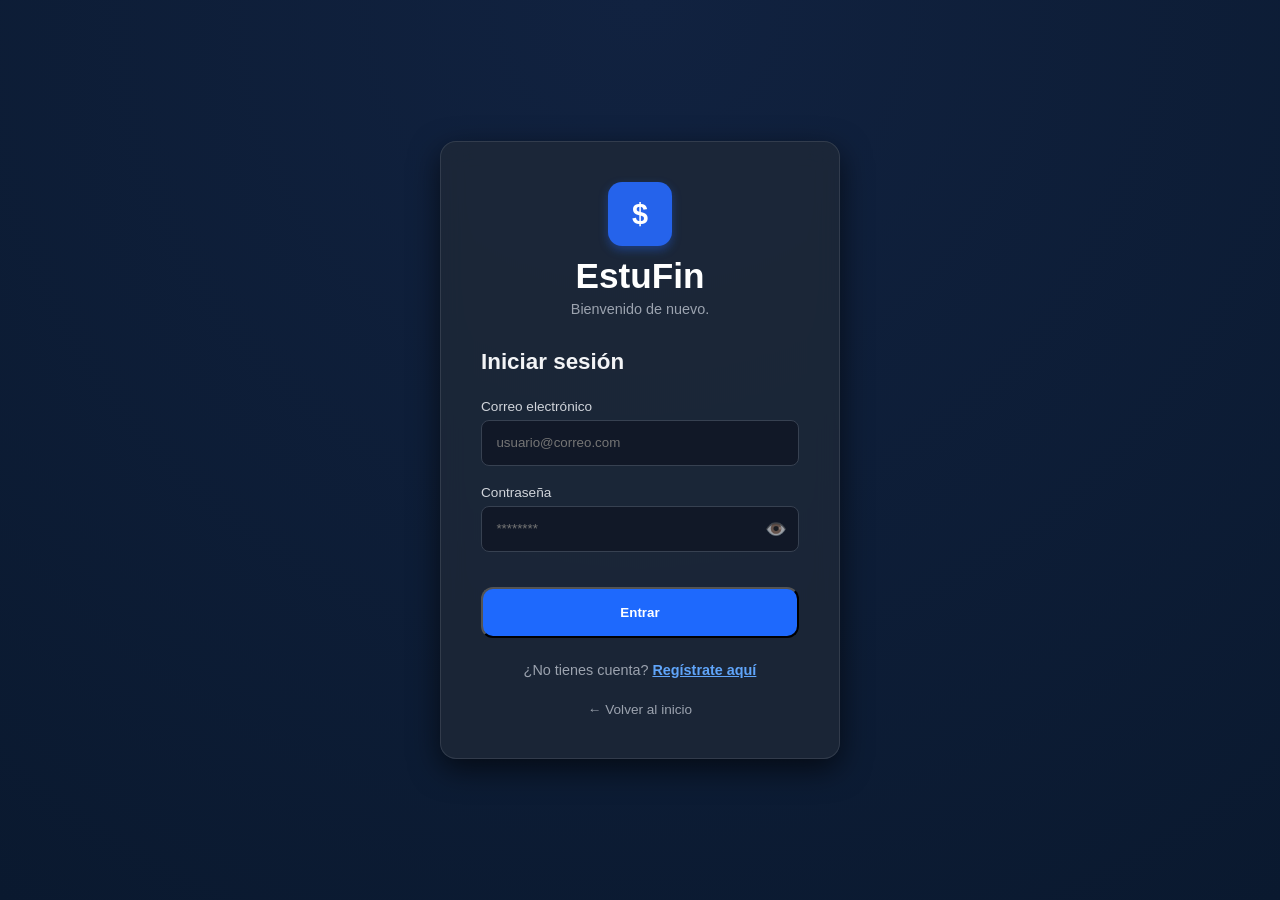
<file: perfil.html>
<!DOCTYPE html>
<html lang="es">
<head>
    <meta charset="UTF-8">
    <meta name="viewport" content="width=device-width, initial-scale=1.0">
    <title>EstuFin - Mi Perfil</title>
    <!-- Enlaces a tus archivos CSS separados -->
    <link rel="stylesheet" href="css/dashboard.css">
    <link rel="stylesheet" href="css/header.css">
    <link rel="stylesheet" href="css/perfil.css">
    <link rel="stylesheet" href="css/sidebar-mobile.css">
    <script src="js/config.js"></script>
    <link href="https://fonts.googleapis.com/css2?family=Poppins:wght@400;500;600;700&display=swap" rel="stylesheet">
</head>
<body>
<button class="sidebar-toggle" id="sidebarToggle" aria-label="Menú">&#9776;</button>
<div class="dashboard-container">

    <!-- SIDEBAR -->
    <aside class="sidebar" id="sidebar">
        <div class="sidebar-header">
            <div class="logo-icon">$</div>
            <div class="logo-text">
                <h1>EstuFin</h1>
                <p>Tu dinero bajo control</p>
            </div>
        </div>
        <nav class="sidebar-nav">
            <a href="dashboard.html" class="nav-item">
                <span class="nav-icon">🏠</span> Inicio
            </a>
            <a href="gatos-ingresos.html" class="nav-item">
                <span class="nav-icon">📈</span> Gastos e Ingresos
            </a>
            <a href="movimiento.html" class="nav-item">
                <span class="nav-icon">➕</span> Registrar Movimiento
            </a>
            <a href="gastos-fijos.html" class="nav-item">
                <span class="nav-icon">💰</span> Gastos Fijos
            </a>
            <a href="gatos-rapidos.html" class="nav-item">
                <span class="nav-icon">⚡</span> Gastos Rápidos
            </a>
            <a href="proximos-pagos.html" class="nav-item">
                <span class="nav-icon">💳</span> Próximos Pagos
            </a>
            <a href="mis-metas.html" class="nav-item">
                <span class="nav-icon">🎯</span> Mis Metas
            </a>
        </nav>
        <div class="sidebar-footer">
            <p class="footer-brand">EstuFin</p>
            <p class="footer-sub">Controla tu dinero con facilidad</p>
        </div>
    </aside>

    <!-- MAIN -->
    <main class="main-content">

        <!-- HEADER -->
        <header class="top-header">
            <div></div>
            <div class="user-info">
                <!-- header.js lo llena automáticamente -->
            </div>
        </header>

        <!-- CONTENIDO PERFIL -->
        <div class="perfil-wrapper">

            <!-- Volver -->
            <a href="dashboard.html" class="perfil-volver">← Volver al inicio</a>

            <!-- Hero azul -->
            <div class="perfil-hero">
                <div class="perfil-hero-avatar">
                    <svg width="44" height="44" viewBox="0 0 24 24" fill="none">
                        <circle cx="12" cy="8" r="4" stroke="white" stroke-width="1.8"/>
                        <path d="M4 20c0-4 3.6-7 8-7s8 3 8 7" stroke="white" stroke-width="1.8" stroke-linecap="round"/>
                    </svg>
                    <span class="perfil-online-dot"></span>
                </div>
                <div class="perfil-hero-info">
                    <h2 id="heroNombre">Usuario</h2>
                    <p id="heroEmail">correo@ejemplo.com</p>
                    <p class="perfil-hero-fecha">📅 <span id="heroFecha">—</span></p>
                </div>
                <button class="btn-editar-perfil" id="btnEditarPerfil">✏️ Editar perfil</button>
            </div>

            <!-- Card info personal -->
            <div class="perfil-card">
                <h3 class="perfil-card-title">Información Personal</h3>

                <div class="perfil-campo">
                    <label>
                        <svg width="13" height="13" viewBox="0 0 24 24" fill="none">
                            <circle cx="12" cy="8" r="4" stroke="currentColor" stroke-width="1.8"/>
                            <path d="M4 20c0-4 3.6-7 8-7s8 3 8 7" stroke="currentColor" stroke-width="1.8" stroke-linecap="round"/>
                        </svg>
                        Nombre Completo
                    </label>
                    <input type="text" id="inputNombre" placeholder="Tu nombre" readonly>
                </div>

                <div class="perfil-campo">
                    <label>
                        <svg width="13" height="13" viewBox="0 0 24 24" fill="none">
                            <rect x="2" y="4" width="20" height="16" rx="2" stroke="currentColor" stroke-width="1.8"/>
                            <path d="M2 8l10 6 10-6" stroke="currentColor" stroke-width="1.8"/>
                        </svg>
                        Correo Electrónico
                    </label>
                    <input type="email" id="inputEmail" placeholder="correo@ejemplo.com" readonly>
                </div>

                <div class="perfil-campo">
                    <label>
                        <svg width="13" height="13" viewBox="0 0 24 24" fill="none">
                            <rect x="3" y="11" width="18" height="11" rx="2" stroke="currentColor" stroke-width="1.8"/>
                            <path d="M7 11V7a5 5 0 0110 0v4" stroke="currentColor" stroke-width="1.8" stroke-linecap="round"/>
                        </svg>
                        Contraseña
                    </label>
                    <div class="perfil-password-wrap">
                        <input type="password" id="inputPassword" value="123456" readonly>
                        <button class="btn-ver-password" id="btnVerPassword" title="Ver contraseña">
                            <svg id="iconOjo" width="16" height="16" viewBox="0 0 24 24" fill="none">
                                <path d="M1 12s4-8 11-8 11 8 11 8-4 8-11 8-11-8-11-8z" stroke="currentColor" stroke-width="1.8"/>
                                <circle cx="12" cy="12" r="3" stroke="currentColor" stroke-width="1.8"/>
                            </svg>
                        </button>
                    </div>
                    <span class="perfil-hint">Haz clic en el icono del ojo para ver tu contraseña</span>
                </div>

                <div class="perfil-campo">
                    <label>
                        <svg width="13" height="13" viewBox="0 0 24 24" fill="none">
                            <rect x="3" y="4" width="18" height="18" rx="2" stroke="currentColor" stroke-width="1.8"/>
                            <path d="M16 2v4M8 2v4M3 10h18" stroke="currentColor" stroke-width="1.8" stroke-linecap="round"/>
                        </svg>
                        Fecha de Registro
                    </label>
                    <input type="text" id="inputFecha" placeholder="—" readonly>
                    <span class="perfil-hint">Este campo no puede ser modificado</span>
                </div>

                <!-- Botones edición (ocultos por defecto) -->
                <div class="perfil-edit-actions hidden" id="perfilEditActions">
                    <button class="btn-cancelar-edit" id="btnCancelarEdit">Cancelar</button>
                    <button class="btn-guardar-edit" id="btnGuardarEdit">Guardar Cambios</button>
                </div>
            </div>

            <!-- Seguridad -->
            <div class="perfil-seguridad">
                <span class="perfil-seguridad-icon">🔒</span>
                <div>
                    <p class="perfil-seguridad-titulo">Información de Seguridad</p>
                    <p class="perfil-seguridad-texto">
                        Tu información está protegida. Nunca compartiremos tus datos personales con terceros sin tu consentimiento.
                        Si necesitas ayuda o tienes alguna duda sobre tu cuenta, contacta a nuestro equipo de soporte.
                    </p>
                </div>
            </div>

        </div>
    </main>
</div>

<!-- Enlaces a tus archivos JavaScript separados -->
<script src="js/dashboard.js"></script>
<script src="js/header.js"></script>
<script src="js/perfil.js"></script>


</body>
</html>
</file>
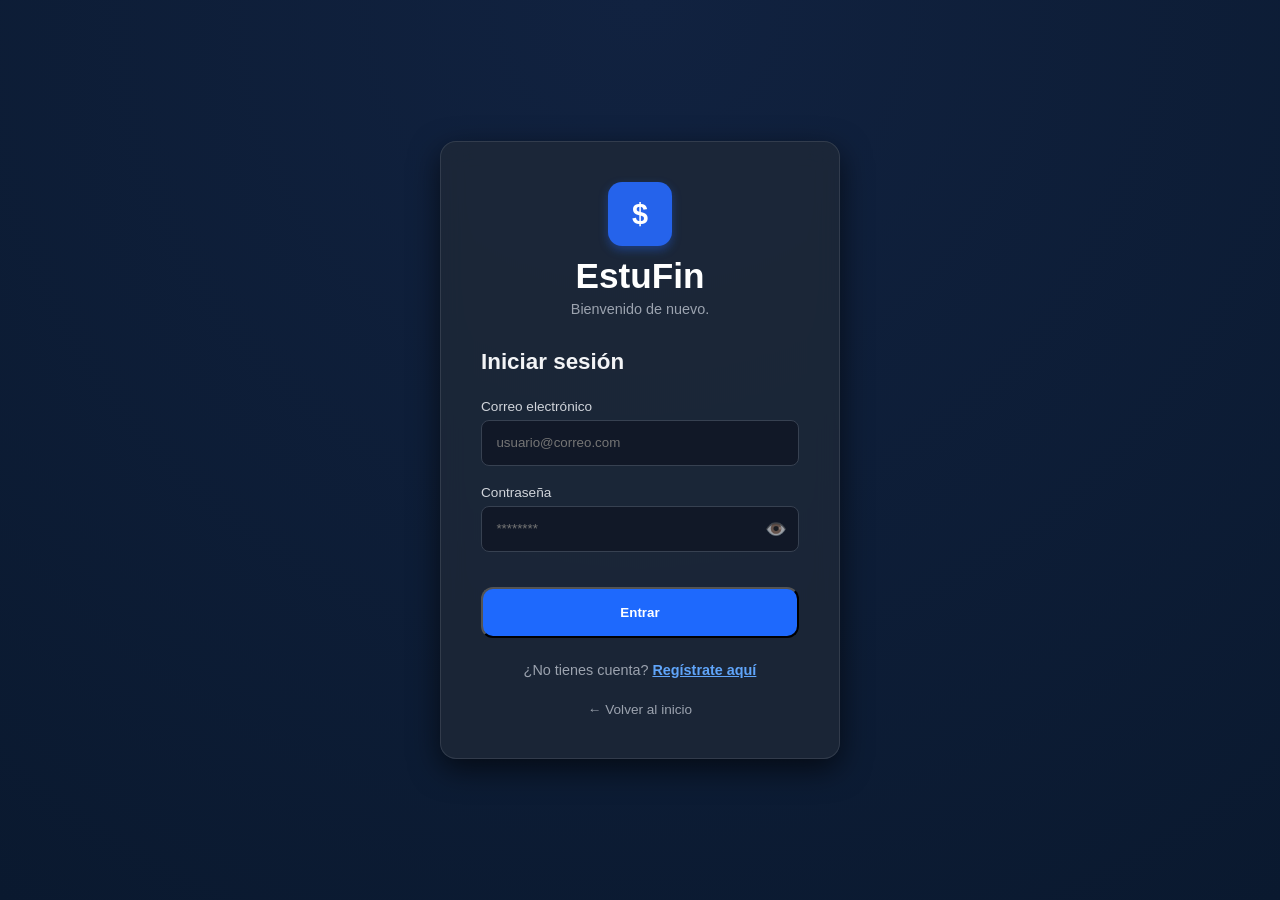
<file: proximos-pagos.html>
<!DOCTYPE html>
<html lang="es">
<head>
    <meta charset="UTF-8">
    <meta name="viewport" content="width=device-width, initial-scale=1.0">
    <title>EstuFin - Próximos Pagos</title>
    <link rel="stylesheet" href="css/dashboard.css">
    <link rel="stylesheet" href="css/header.css">
    <link rel="stylesheet" href="css/proximos-pagos.css">
    <link rel="stylesheet" href="css/sidebar-mobile.css">
    <script src="js/config.js"></script>
    <link href="https://fonts.googleapis.com/css2?family=Poppins:wght@400;500;600;700&display=swap" rel="stylesheet">
</head>
<body>
<button class="sidebar-toggle" id="sidebarToggle" aria-label="Menú">&#9776;</button>
<div class="dashboard-container">

    <aside class="sidebar" id="sidebar">
        <div class="sidebar-header">
            <div class="logo-icon">$</div>
            <div class="logo-text">
                <h1>EstuFin</h1>
                <p>Tu dinero bajo control</p>
            </div>
        </div>
        <nav class="sidebar-nav">
            <a href="dashboard.html" class="nav-item">
                <span class="nav-icon">🏠</span> Inicio
            </a>
            <a href="gatos-ingresos.html" class="nav-item">
                <span class="nav-icon">📈</span> Gastos e Ingresos
            </a>
            <a href="movimiento.html" class="nav-item">
                <span class="nav-icon">➕</span> Registrar Movimiento
            </a>
            <a href="gastos-fijos.html" class="nav-item">
                <span class="nav-icon">💰</span> Gastos Fijos
            </a>
            <a href="gatos-rapidos.html" class="nav-item">
                <span class="nav-icon">⚡</span> Gastos Rápidos
            </a>
            <a href="proximos-pagos.html" class="nav-item active">
                <span class="nav-icon">💳</span> Próximos Pagos
            </a>
            <a href="mis-metas.html" class="nav-item">
                <span class="nav-icon">🎯</span> Mis Metas
            </a>
        </nav>
        <div class="sidebar-footer">
            <p class="footer-brand">EstuFin</p>
            <p class="footer-sub">Controla tu dinero con facilidad</p>
        </div>
    </aside>

    <main class="main-content">

        <header class="top-header">
            <div>
                <h2 class="page-title">Próximos Pagos</h2>
            </div>
            <div class="header-right-group">
                <div class="user-info"></div>
                <button class="btn-agregar-pago btn-rectangular" id="btnAbrirForm">+ Agregar Pago</button>
            </div>
        </header>

        <div id="formInlinePago" class="inline-form hidden">
            <h4>Nuevo Pago</h4>
            <div class="inline-form-fields">
                <div class="field-group">
                    <label for="pagoNombre">Nombre</label>
                    <input type="text" id="pagoNombre" placeholder="Ej: Internet, Netflix">
                </div>
                <div class="field-group">
                    <label for="pagoMonto">Monto (COP)</label>
                    <input type="number" id="pagoMonto" placeholder="50000" min="0">
                </div>
                <div class="field-group">
                    <label for="pagoFecha">Fecha de Vencimiento</label>
                    <input type="date" id="pagoFecha">
                </div>
               <div class="field-group">
                    <label for="pagoMetodo">Método de Pago</label>
                        <select id="pagoMetodo">
                         <option value="" disabled selected>Cargando métodos...</option>
                        </select>
                </div>
            </div>
            <div class="inline-form-actions">
                <button id="cancelInlinePago" class="btn-cancel-inline">Cancelar</button>
                <button id="guardarInlinePago" class="btn-save-inline">Guardar Pago</button>
            </div>
        </div>

        <div class="pagos-grid">

            <div class="pagos-pendientes-col">
                <h3 class="col-title">Pagos Pendientes</h3>
                <div class="pagos-card" id="listaPagosPendientes">
                    <div class="empty-pagos" id="emptyPagos">
                        <div class="empty-icon-wrap">
                            <svg width="60" height="60" viewBox="0 0 60 60" fill="none">
                                <path d="M24 36L10 50" stroke="#22c55e" stroke-width="2.5" stroke-linecap="round"/>
                                <path d="M10 50l12-3-9-9-3 12z" fill="#22c55e"/>
                                <path d="M24 36c4-10 16-20 24-22" stroke="#22c55e" stroke-width="2.5" stroke-linecap="round"/>
                                <path d="M48 14c-2 8-14 20-22 24" stroke="#22c55e" stroke-width="2.5" stroke-linecap="round"/>
                                <circle cx="44" cy="16" r="2.5" fill="#4ade80"/>
                                <circle cx="34" cy="10" r="2" fill="#86efac"/>
                                <circle cx="50" cy="26" r="2" fill="#86efac"/>
                                <circle cx="28" cy="13" r="1.3" fill="#bbf7d0"/>
                                <circle cx="50" cy="34" r="1.3" fill="#bbf7d0"/>
                            </svg>
                        </div>
                        <p class="empty-label">¡No tienes pagos pendientes!</p>
                    </div>
                </div>
            </div>

            <div class="historial-col">
                <h3 class="col-title">Historial Pagado</h3>
                <div class="historial-card" id="listaHistorial">
                    <p class="historial-empty" id="emptyHistorial">No hay pagos completados aún</p>
                </div>
            </div>

        </div>

    </main>
</div>

<button class="fab-pago" id="fabPago">+</button>

<script src="js/dashboard.js"></script>
<script src="js/header.js"></script>
<script src="js/proximos-pagos.js"></script>



</body>
</html>
</file>
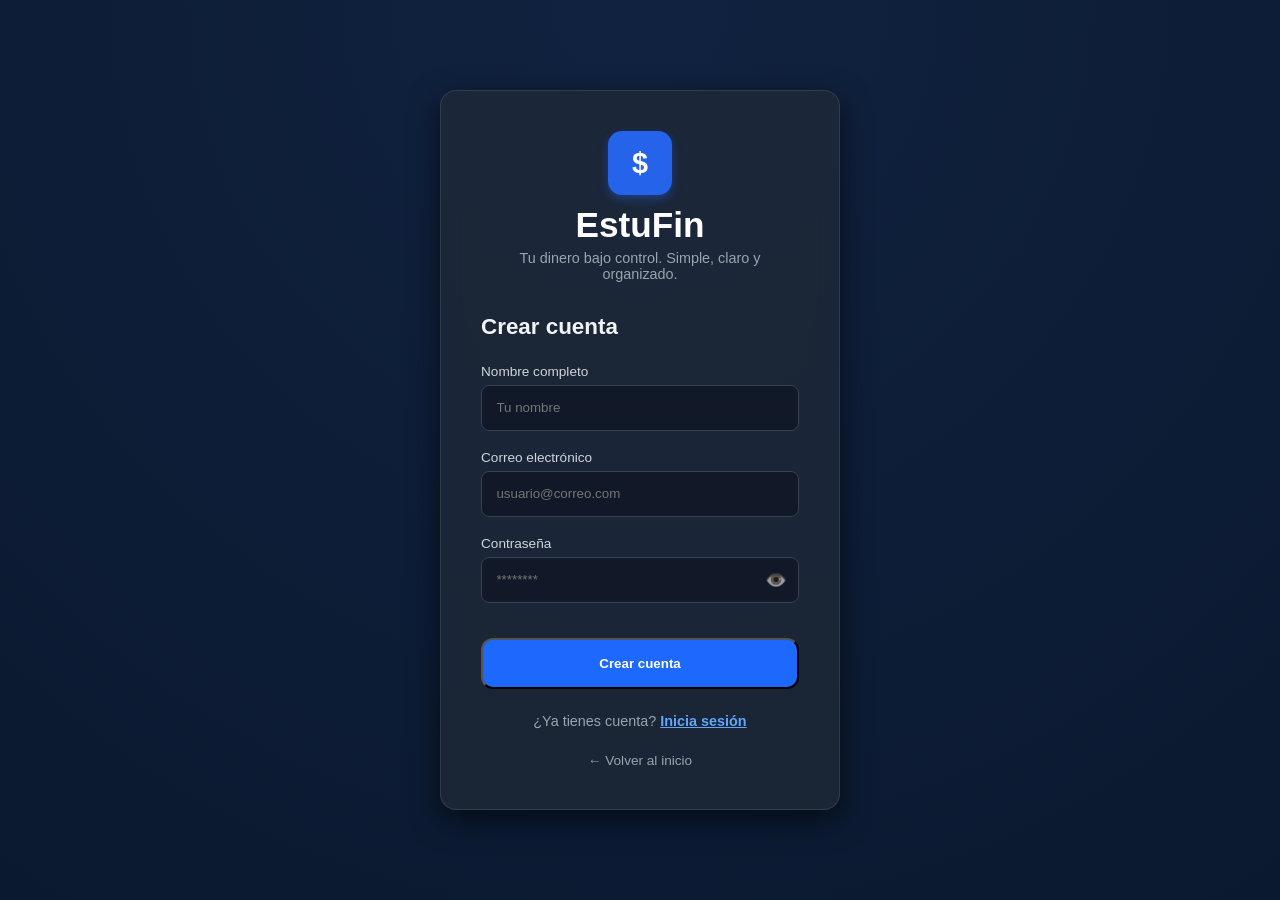
<file: registro.html>
<!DOCTYPE html>
<html lang="es">
<head>
    <meta charset="UTF-8">
    <meta name="viewport" content="width=device-width, initial-scale=1.0">
    <title>EstuFin - Registro</title>
    <link rel="stylesheet" href="css/landing.css">
    <link rel="stylesheet" href="css/auth.css">
    <script src="js/config.js"></script>
    <link href="https://fonts.googleapis.com/css2?family=Poppins:wght@400;500;600;700&display=swap" rel="stylesheet">
</head>
<body class="landing-container">
    <div class="auth-card">
        <div class="logo-area-small">
            <div class="logo-icon-placeholder-small"><span>$</span></div>
            <h2>EstuFin</h2>
            <p>Tu dinero bajo control. Simple, claro y organizado.</p>
        </div>

        <form class="auth-form" id="registerForm">
            <h3>Crear cuenta</h3>
            <div class="input-group">
                <label for="name">Nombre completo</label>
                <input type="text" id="name" placeholder="Tu nombre" required>
            </div>
            <div class="input-group">
                <label for="email">Correo electrónico</label>
                <input type="email" id="email" placeholder="usuario@correo.com" required>
            </div>
            <div class="input-group">
                <label for="password">Contraseña</label>
                <div class="password-wrapper">
                    <input type="password" id="password" placeholder="********" required>
                    <span class="toggle-password" id="togglePass">👁️</span>
                </div>
            </div>

            <button type="submit" class="btn btn-primary btn-full">Crear cuenta</button>

            <p class="auth-footer">¿Ya tienes cuenta? <a href="login.html">Inicia sesión</a></p>
            <a href="index.html" class="btn-back">← Volver al inicio</a>
        </form>
    </div>
    <script src="js/auth.js"></script>


</body>
</html>
</file>
<file: css/landing.css>
:root {
    --bg-dark: #0a192f;
    --bg-card: rgba(255, 255, 255, 0.05);
    --primary-blue: #1e69fd;
    --text-white: #ffffff;
    --text-gray: #a8b2d1;
}

* {
    margin: 0;
    padding: 0;
    box-sizing: border-box;
    font-family: 'Segoe UI', Tahoma, Geneva, Verdana, sans-serif;
}

body {
    background: radial-gradient(circle at top, #112240 0%, #0a192f 100%);
    color: var(--text-white);
    min-height: 100vh;
    display: flex;
    justify-content: center;
    align-items: center;
    padding: 20px;
}

.hero-container {
    max-width: 1000px;
    text-align: center;
}

/* Sección de Logo */
.logo-box {
    background-color: var(--primary-blue);
    width: 80px;
    height: 80px;
    border-radius: 20px;
    display: flex;
    justify-content: center;
    align-items: center;
    margin: 0 auto 20px;
    box-shadow: 0 10px 30px rgba(30, 105, 253, 0.3);
}

.logo-icon {
    font-size: 45px !important;
    color: #ffd700; /* Color moneda */
}

h1 {
    font-size: 3.5rem;
    margin-bottom: 10px;
}

.subtitle {
    color: var(--text-gray);
    font-size: 1.2rem;
    margin-bottom: 40px;
}

/* Botones */
.button-group {
    display: flex;
    gap: 20px;
    justify-content: center;
    margin-bottom: 60px;
}

.btn {
    padding: 15px 35px;
    border-radius: 12px;
    text-decoration: none;
    font-weight: 600;
    transition: transform 0.2s, background 0.2s;
}

.btn-primary {
    background-color: var(--primary-blue);
    color: white;
}

.btn-secondary {
    background-color: rgba(255, 255, 255, 0.1);
    color: white;
    border: 1px solid rgba(255, 255, 255, 0.2);
}

.btn:hover {
    transform: translateY(-3px);
    filter: brightness(1.2);
}

/* Grid de Características */
.features-grid {
    display: grid;
    grid-template-columns: repeat(3, 1fr);
    gap: 25px;
}

@media (max-width: 768px) {
    .features-grid {
        grid-template-columns: 1fr;
    }
}

.feature-card {
    background: var(--bg-card);
    padding: 30px;
    border-radius: 20px;
    text-align: left;
    backdrop-filter: blur(10px);
    border: 1px solid rgba(255, 255, 255, 0.1);
}

.icon-wrapper {
    width: 50px;
    height: 50px;
    border-radius: 12px;
    display: flex;
    justify-content: center;
    align-items: center;
    margin-bottom: 20px;
}

.icon-wrapper.blue { background: rgba(30, 105, 253, 0.2); color: #4facfe; }
.icon-wrapper.yellow { background: rgba(255, 215, 0, 0.2); color: #ffd700; }
.icon-wrapper.green { background: rgba(0, 255, 127, 0.2); color: #00ff7f; }

.feature-card h3 {
    margin-bottom: 15px;
    font-size: 1.3rem;
}

.feature-card p {
    color: var(--text-gray);
    line-height: 1.6;
    font-size: 0.95rem;
}
</file>
<file: css/dashboard.css>
/* ================================================
   css/dashboard.css — Responsive completo
   ================================================ */

/* ── Variables ───────────────────────────────────────────── */
:root {
    --primary-blue:  #1A56FF;
    --dark-blue:     #0035CC;
    --red-danger:    #FF4D4D;
    --white:         #FFFFFF;
    --bg-body:       #F4F7FE;
    --text-dark:     #1B254B;
    --text-gray:     #718096;
    --border:        #E2E8F0;
    --shadow:        0 4px 20px rgba(0,0,0,0.06);
    --card-shadow:   0 4px 20px rgba(0,0,0,0.06);
    --sidebar-bg:    #F4F7FE;
}

/* ── Reset ───────────────────────────────────────────────── */
*, *::before, *::after { box-sizing: border-box; margin: 0; padding: 0; }
body { font-family: 'Poppins', sans-serif; background: var(--bg-body); color: var(--text-dark); }

/* ── Layout principal ────────────────────────────────────── */
.dashboard-container { display: flex; min-height: 100vh; }

/* ── Sidebar ─────────────────────────────────────────────── */
.sidebar {
    width: 230px;
    min-width: 230px;
    background: var(--white);
    padding: 32px 16px;
    border-right: 1px solid var(--border);
    display: flex;
    flex-direction: column;
    position: relative;
    z-index: 100;
}

.sidebar-header {
    display: flex;
    align-items: center;
    gap: 12px;
    margin-bottom: 32px;
}

.logo-icon {
    background: var(--primary-blue);
    color: white;
    width: 42px;
    height: 42px;
    border-radius: 12px;
    display: flex;
    align-items: center;
    justify-content: center;
    font-weight: 700;
    font-size: 1.1rem;
    flex-shrink: 0;
}

.logo-text h1 { font-size: 1.1rem; font-weight: 700; color: var(--text-dark); }
.logo-text p  { font-size: 0.72rem; color: var(--text-gray); }

.sidebar-nav { display: flex; flex-direction: column; gap: 4px; flex: 1; }

.nav-item {
    display: flex;
    align-items: center;
    gap: 12px;
    padding: 12px 14px;
    text-decoration: none;
    color: var(--text-gray);
    border-radius: 12px;
    font-size: 0.9rem;
    font-weight: 500;
    transition: background 0.2s, color 0.2s;
}
.nav-item:hover  { background: #EBF1FF; color: var(--primary-blue); }
.nav-item.active { background: #EBF1FF; color: var(--primary-blue); font-weight: 600; }
.nav-icon { font-size: 1rem; }

.sidebar-footer {
    margin-top: auto;
    padding-top: 20px;
    border-top: 1px solid var(--border);
}
.footer-brand { font-size: 0.85rem; font-weight: 600; color: var(--text-dark); }
.footer-sub   { font-size: 0.72rem; color: var(--text-gray); }

/* ── Contenido principal ─────────────────────────────────── */
.main-content {
    flex: 1;
    padding: 36px 40px;
    overflow-y: auto;
    min-width: 0;
}

/* ── Header de página ────────────────────────────────────── */
.top-header {
    display: flex;
    justify-content: space-between;
    align-items: center;
    margin-bottom: 28px;
    flex-wrap: wrap;
    gap: 12px;
}

.page-title    { font-size: 1.6rem; font-weight: 700; color: var(--text-dark); }
.page-subtitle { font-size: 0.875rem; color: var(--text-gray); margin-top: 2px; }

.header-right-group {
    display: flex;
    align-items: center;
    gap: 12px;
}

/* ── Tarjeta de saldo principal ──────────────────────────── */
.balance-card-primary {
    background: linear-gradient(135deg, var(--primary-blue) 0%, var(--dark-blue) 100%);
    color: white;
    padding: 44px 30px;
    border-radius: 28px;
    text-align: center;
    box-shadow: 0 16px 40px rgba(26,86,255,0.2);
    margin-bottom: 32px;
}
.balance-label    { font-size: 0.9rem; opacity: 0.85; margin-bottom: 8px; }
.balance-amount   { font-size: 3rem; font-weight: 700; margin: 8px 0; }
.balance-currency { font-size: 0.85rem; opacity: 0.75; }

/* ── Grilla de métodos de pago ───────────────────────────── */
.methods-container { margin-top: 8px; }
.section-header    { margin-bottom: 16px; }
.section-header h3 { font-size: 1.1rem; font-weight: 700; }

.methods-grid {
    display: grid;
    grid-template-columns: repeat(auto-fill, minmax(240px, 1fr));
    gap: 18px;
}

.method-card {
    background: var(--white);
    padding: 22px;
    border-radius: 18px;
    box-shadow: var(--shadow);
    display: flex;
    flex-direction: column;
    gap: 14px;
}
.method-info h4 { color: var(--text-gray); font-size: 0.9rem; font-weight: 500; }
.method-info p  { font-size: 1.7rem; font-weight: 700; color: var(--primary-blue); }

.method-actions { display: flex; gap: 10px; }
.btn-edit   { padding: 8px 16px; border-radius: 8px; border: none; cursor: pointer; font-weight: 600; background: #E6EFFF; color: var(--primary-blue); font-family: 'Poppins', sans-serif; transition: background 0.2s; }
.btn-delete { padding: 8px 16px; border-radius: 8px; border: none; cursor: pointer; font-weight: 600; background: #FFE5E5; color: var(--red-danger); font-family: 'Poppins', sans-serif; transition: background 0.2s; }
.btn-edit:hover   { background: #d0e2ff; }
.btn-delete:hover { background: #ffd0d0; }

.btn-add-large {
    width: 100%;
    padding: 18px;
    background: white;
    border: 2px dashed #CBD5E0;
    border-radius: 18px;
    color: var(--text-gray);
    cursor: pointer;
    font-size: 0.95rem;
    margin-top: 18px;
    font-weight: 500;
    font-family: 'Poppins', sans-serif;
    transition: border-color 0.2s, color 0.2s;
}
.btn-add-large:hover { border-color: var(--primary-blue); color: var(--primary-blue); }

/* ── Botón primario general ──────────────────────────────── */
.btn-primary-dash {
    background: var(--primary-blue);
    color: white;
    border: none;
    padding: 11px 22px;
    border-radius: 10px;
    cursor: pointer;
    font-family: 'Poppins', sans-serif;
    font-weight: 600;
    font-size: 0.9rem;
    transition: background 0.2s, transform 0.1s;
    white-space: nowrap;
}
.btn-primary-dash:hover { background: var(--dark-blue); transform: translateY(-1px); }

/* ── Modal ───────────────────────────────────────────────── */
.modal-overlay {
    position: fixed;
    inset: 0;
    background: rgba(0,0,0,0.5);
    display: flex;
    align-items: center;
    justify-content: center;
    z-index: 2000;
    backdrop-filter: blur(4px);
}
.modal-box {
    background: white;
    padding: 36px;
    border-radius: 22px;
    width: 90%;
    max-width: 440px;
    box-shadow: 0 25px 50px rgba(0,0,0,0.12);
}
.modal-header { margin-bottom: 22px; }
.modal-header h3 { font-size: 1.4rem; margin-bottom: 4px; }
.modal-header p  { color: var(--text-gray); font-size: 0.875rem; }

.input-group { display: flex; flex-direction: column; gap: 8px; margin-bottom: 18px; }
.input-group label { font-size: 0.875rem; font-weight: 600; }
.input-group input {
    padding: 12px 14px;
    border: 2px solid var(--border);
    border-radius: 12px;
    font-family: 'Poppins', sans-serif;
    font-size: 1rem;
    transition: border-color 0.2s;
    outline: none;
}
.input-group input:focus { border-color: var(--primary-blue); background: #F8FAFF; }

.error-text { color: var(--red-danger); font-size: 0.82rem; margin-bottom: 14px; font-weight: 500; }

.modal-buttons { display: flex; gap: 12px; margin-top: 8px; }
.btn-cancel  { flex: 1; padding: 13px; border-radius: 12px; border: none; cursor: pointer; font-weight: 600; font-size: 0.95rem; background: #F4F7FE; color: var(--text-gray); font-family: 'Poppins', sans-serif; }
.btn-confirm { flex: 1; padding: 13px; border-radius: 12px; border: none; cursor: pointer; font-weight: 600; font-size: 0.95rem; background: var(--primary-blue); color: white; font-family: 'Poppins', sans-serif; transition: background 0.2s; }
.btn-confirm:hover { background: var(--dark-blue); }

/* ── Total card ──────────────────────────────────────────── */
.total-card {
    background: linear-gradient(135deg, var(--primary-blue), var(--dark-blue));
    color: white;
    border-radius: 18px;
    padding: 1.1rem 1.6rem;
    display: flex;
    justify-content: space-between;
    align-items: center;
    margin-bottom: 20px;
}
.total-label  { font-size: 0.85rem; opacity: 0.85; margin-bottom: 4px; }
.total-amount { font-size: 1.7rem; font-weight: 700; }
.total-icon {
    background: rgba(255,255,255,0.2);
    border-radius: 12px;
    width: 46px; height: 46px;
    display: grid; place-items: center;
    font-size: 1.3rem; font-weight: 700;
}

/* ── Utilidades ──────────────────────────────────────────── */
.hidden { display: none !important; }

/* ════════════════════════════════════════════
   BOTÓN HAMBURGUESA MÓVIL
   ════════════════════════════════════════════ */
.sidebar-toggle {
    display: none;
    position: fixed;
    top: 14px;
    left: 14px;
    z-index: 3001;
    background: white;
    border: 1px solid #ddd;
    padding: 6px 10px;
    border-radius: 8px;
    font-size: 1.2rem;
    box-shadow: 0 2px 8px rgba(0,0,0,0.10);
    cursor: pointer;
    line-height: 1;
}

/* Overlay oscuro al abrir sidebar en móvil */
.sidebar-overlay {
    display: none;
    position: fixed;
    inset: 0;
    background: rgba(0,0,0,0.3);
    z-index: 2999;
}
.sidebar-overlay.active { display: block; }
.sidebar-overlay.overlay-visible { display: block; }

/* ════════════════════════════════════════════
   RESPONSIVE — TABLET (≤ 900px)
   ════════════════════════════════════════════ */
@media (max-width: 900px) {

    .sidebar-toggle { display: block; }

    /* Sidebar → drawer lateral */
    .sidebar {
        position: fixed;
        top: 0; left: 0;
        height: 100vh;
        z-index: 3000;
        transform: translateX(-100%);
        transition: transform 0.28s cubic-bezier(.4,0,.2,1);
        box-shadow: 4px 0 20px rgba(0,0,0,0.12);
        width: 240px;
        min-width: 240px;
    }
    .sidebar.active { transform: translateX(0); }
    .sidebar.sidebar-open { transform: translateX(0); }

    .main-content {
        padding: 20px 16px;
        padding-top: 60px; /* Espacio para el botón hamburguesa */
    }

    .top-header {
        flex-direction: column;
        align-items: flex-start;
        gap: 10px;
        margin-bottom: 20px;
    }

    .header-right-group {
        width: 100%;
        justify-content: flex-end;
    }

    .balance-card-primary { padding: 32px 20px; border-radius: 20px; }
    .balance-amount       { font-size: 2.4rem; }

    .methods-grid { grid-template-columns: 1fr 1fr; gap: 14px; }
    .method-card  { padding: 16px; border-radius: 14px; }
    .method-info p { font-size: 1.4rem; }
}

/* ════════════════════════════════════════════
   RESPONSIVE — MÓVIL (≤ 600px)
   ════════════════════════════════════════════ */
@media (max-width: 600px) {

    .main-content { padding: 14px 12px; padding-top: 58px; }

    .page-title    { font-size: 1.25rem; }
    .page-subtitle { font-size: 0.8rem; }

    .balance-card-primary { padding: 26px 16px; border-radius: 18px; margin-bottom: 20px; }
    .balance-amount       { font-size: 2rem; }

    .methods-grid { grid-template-columns: 1fr; gap: 12px; }
    .method-info p { font-size: 1.5rem; }

    .btn-add-large { padding: 14px; font-size: 0.875rem; border-radius: 14px; margin-top: 12px; }

    .modal-box    { padding: 22px 16px; border-radius: 18px; width: 95%; }
    .modal-header h3 { font-size: 1.15rem; }

    .btn-primary-dash { padding: 10px 16px; font-size: 0.85rem; }

    .total-card   { padding: 0.9rem 1.1rem; }
    .total-amount { font-size: 1.35rem; }
}

/* ════════════════════════════════════════════
   RESPONSIVE — MUY PEQUEÑO (≤ 380px)
   ════════════════════════════════════════════ */
@media (max-width: 380px) {
    .main-content   { padding: 10px 8px; padding-top: 54px; }
    .balance-amount { font-size: 1.7rem; }
    .method-card    { padding: 12px; }
    .balance-card-primary { padding: 20px 12px; }
}
</file>
<file: css/header.css>
/* ================================================
   css/header.css
   ================================================ */

:root {
    --primary-blue: #1A56FF;
}

/* ── user-info: contenedor horizontal ── */
.user-info {
    display: flex;
    flex-direction: row;
    align-items: center;
    gap: 12px;
}

/* ── header-right-group: agrupa user-info + botón de acción ── */
.header-right-group {
    display: flex;
    flex-direction: row;
    align-items: center;
    gap: 12px;
}

/* ── Campana ── */
.header-bell-wrap {
    position: relative;
    display: flex;
    align-items: center;
}

.header-bell-btn {
    width: 38px;
    height: 38px;
    border-radius: 50%;
    border: 1.5px solid #E2E8F0;
    background: white;
    display: flex;
    align-items: center;
    justify-content: center;
    cursor: pointer;
    color: #718096;
    transition: border-color 0.2s, color 0.2s;
    position: relative;
    flex-shrink: 0;
}

.header-bell-btn:hover {
    border-color: var(--primary-blue);
    color: var(--primary-blue);
}

.bell-badge {
    position: absolute;
    top: -3px;
    right: -3px;
    background: #EF4444;
    color: white;
    font-size: 10px;
    font-weight: 700;
    width: 16px;
    height: 16px;
    border-radius: 50%;
    display: flex;
    align-items: center;
    justify-content: center;
    font-family: 'Poppins', sans-serif;
}

/* ── Dropdown Notificaciones ── */
.notif-dropdown {
    position: absolute;
    top: calc(100% + 10px);
    right: 0;
    width: 300px;
    background: white;
    border-radius: 16px;
    box-shadow: 0 8px 30px rgba(0,0,0,0.12);
    z-index: 1000;
    overflow: hidden;
    animation: dropDown 0.18s ease-out;
}

.notif-header {
    padding: 16px 18px 12px;
    border-bottom: 1px solid #F1F5F9;
}

.notif-title {
    font-size: 14px;
    font-weight: 700;
    color: var(--text-dark);
}

.notif-body {
    padding: 8px 0;
    max-height: 280px;
    overflow-y: auto;
}

.notif-empty {
    display: flex;
    flex-direction: column;
    align-items: center;
    gap: 6px;
    padding: 24px 16px;
    text-align: center;
}

.notif-empty p {
    font-size: 13px;
    font-weight: 600;
    color: #9CA3AF;
    margin: 0;
}

.notif-empty span {
    font-size: 11.5px;
    color: #CBD5E0;
}

.notif-item {
    padding: 10px 18px;
    border-bottom: 1px solid #F8FAFC;
    transition: background 0.15s;
}

.notif-item:hover { background: #F8FAFC; }

.notif-item-texto {
    font-size: 13px;
    color: var(--text-dark);
    margin: 0 0 2px 0;
}

.notif-item-fecha {
    font-size: 11px;
    color: #9CA3AF;
}

/* ── Avatar wrap ── */
.header-avatar-wrap {
    position: relative;
    display: flex;
    flex-direction: row;
    align-items: center;
    gap: 8px;
}

/* ── Círculo de avatar (inicial del usuario) ── */
.avatar-circle {
    width: 40px;
    height: 40px;
    background-color: var(--primary-blue);
    color: white;
    border-radius: 50%;
    display: flex;
    align-items: center;
    justify-content: center;
    font-weight: 700;
    font-size: 16px;
    box-shadow: 0 4px 10px rgba(26, 86, 255, 0.2);
    flex-shrink: 0;
}

.user-name {
    font-size: 15px;
    font-weight: 600;
    color: #1B254B;
    text-transform: capitalize;
    white-space: nowrap;
}

.header-avatar-btn {
    width: 38px;
    height: 38px;
    border-radius: 50%;
    background: var(--primary-blue);
    border: none;
    cursor: pointer;
    display: flex;
    align-items: center;
    justify-content: center;
    transition: opacity 0.2s;
    flex-shrink: 0;
}

.header-avatar-btn:hover { opacity: 0.85; }

.avatar-inicial {
    color: white;
    font-size: 15px;
    font-weight: 700;
    font-family: 'Poppins', sans-serif;
}

/* ── Botón Nueva Meta ── */
.btn-nueva-meta {
    background-color: #EBF1FF;
    color: var(--primary-blue);
    border: none;
    padding: 10px 18px;
    border-radius: 10px;
    font-weight: 600;
    cursor: pointer;
    transition: background-color 0.3s, color 0.3s;
}

.btn-nueva-meta:hover {
    background-color: var(--primary-blue);
    color: white;
}

/* ── Dropdown Usuario ── */
.user-dropdown {
    position: absolute;
    top: calc(100% + 10px);
    right: 0;
    width: 230px;
    background: white;
    border-radius: 16px;
    box-shadow: 0 8px 30px rgba(0,0,0,0.12);
    z-index: 1000;
    overflow: hidden;
    animation: dropDown 0.18s ease-out;
}

.user-dropdown-info {
    display: flex;
    align-items: center;
    gap: 10px;
    padding: 14px 16px;
}

.user-dropdown-avatar {
    width: 38px;
    height: 38px;
    border-radius: 50%;
    background: var(--primary-blue);
    color: white;
    font-size: 15px;
    font-weight: 700;
    display: flex;
    align-items: center;
    justify-content: center;
    font-family: 'Poppins', sans-serif;
    flex-shrink: 0;
}

.user-dropdown-nombre {
    font-size: 13px;
    font-weight: 700;
    color: var(--text-dark);
    margin: 0;
}

.user-dropdown-email {
    font-size: 11px;
    color: #9CA3AF;
    margin: 0;
    white-space: nowrap;
    overflow: hidden;
    text-overflow: ellipsis;
    max-width: 140px;
}

.user-dropdown-hr {
    border: none;
    border-top: 1px solid #F1F5F9;
    margin: 0;
}

.user-dropdown-item {
    display: flex;
    align-items: center;
    gap: 10px;
    padding: 11px 16px;
    font-size: 13px;
    font-weight: 500;
    color: var(--text-dark);
    text-decoration: none;
    background: none;
    border: none;
    width: 100%;
    cursor: pointer;
    font-family: 'Poppins', sans-serif;
    transition: background 0.15s;
}

.user-dropdown-item:hover { background: #F8FAFC; }

.user-dropdown-logout { color: #EF4444; }

.user-dropdown-logout:hover { background: #FFF5F5; }

/* ── Botón Menú Hamburguesa Móvil ── */
.mobile-menu-btn {
    display: none;
    background: none;
    border: none;
    color: var(--text-dark);
    cursor: pointer;
    padding: 4px;
    margin-right: 12px;
}

/* ── Animación ── */
@keyframes dropDown {
    from { opacity: 0; transform: translateY(-6px); }
    to   { opacity: 1; transform: translateY(0); }
}

/* ── Responsive Header ── */
@media (max-width: 900px) {
    .mobile-menu-btn {
        display: flex;
        align-items: center;
        justify-content: center;
    }

    .user-info, .header-right-group {
        gap: 6px !important;
        flex-direction: row !important;
        font-size: 13px !important;
    }

    .header-avatar-wrap, .header-bell-wrap {
        gap: 4px !important;
    }

    .header-bell-btn, .header-avatar-btn {
        width: 32px !important;
        height: 32px !important;
        font-size: 13px !important;
    }

    .avatar-circle {
        width: 32px !important;
        height: 32px !important;
        font-size: 13px !important;
    }

    .user-name {
        font-size: 12px !important;
        max-width: 80px;
        overflow: hidden;
        text-overflow: ellipsis;
    }

    .btn-nueva-meta {
        padding: 8px 12px;
        font-size: 12px;
    }
}

@media (max-width: 600px) {
    .user-info, .header-right-group {
        gap: 3px !important;
        font-size: 11px !important;
    }

    .header-avatar-btn, .header-bell-btn {
        width: 26px !important;
        height: 26px !important;
        font-size: 11px !important;
    }

    .avatar-circle {
        width: 28px !important;
        height: 28px !important;
        font-size: 12px !important;
    }

    .user-name {
        display: none;
    }

    .btn-nueva-meta {
        display: none;
    }
}
</file>
<file: css/sidebar-mobile.css>
/* ================================================
   SIDEBAR MOBILE — agregar al FINAL de dashboard.css
   ================================================ */

/* Botón ☰ — visible solo en móvil */
.sidebar-toggle,
.mobile-menu-btn {
    display: none;
}

@media (max-width: 768px) {

    /* Mostrar botón ☰ */
    .sidebar-toggle,
    .mobile-menu-btn {
        display: flex;
        align-items: center;
        justify-content: center;
        position: fixed;
        top: 14px;
        left: 14px;
        z-index: 1100;
        width: 42px;
        height: 42px;
        background: #2563eb;   /* ← ajusta al color principal de tu app */
        color: #fff;
        border: none;
        border-radius: 10px;
        font-size: 1.25rem;
        cursor: pointer;
        box-shadow: 0 3px 10px rgba(0,0,0,.22);
    }

    /* Sidebar: fuera de pantalla por defecto */
    .sidebar {
        position: fixed !important;
        top: 0;
        left: -280px;
        width: 260px !important;
        height: 100dvh !important;
        z-index: 1050;
        overflow-y: auto;
        transition: left 0.28s cubic-bezier(.4, 0, .2, 1);
        box-shadow: none;
    }

    /* Sidebar abierto (clase añadida por header.js) */
    .sidebar.sidebar-open {
        left: 0 !important;
        box-shadow: 6px 0 28px rgba(0, 0, 0, .20);
    }

    /* Layout: una sola columna */
    .dashboard-container {
        display: block !important;
        padding-left: 0 !important;
    }

    /* Contenido principal: espacio para el botón fijo */
    .main-content {
        margin-left: 0 !important;
        padding-top: 68px !important;
        padding-left: 14px !important;
        padding-right: 14px !important;
    }
}

/* ── Overlay oscuro detrás del sidebar ───────────── */
.sidebar-overlay {
    display: none;
    position: fixed;
    inset: 0;
    background: rgba(0, 0, 0, 0.46);
    z-index: 1040;
    transition: opacity 0.28s ease;
}

.sidebar-overlay.overlay-visible {
    display: block;
}

/* En desktop el overlay jamás se muestra */
@media (min-width: 769px) {
    .sidebar-overlay {
        display: none !important;
    }
}
</file>
<file: css/gastos-fijos.css>
@media (max-width: 900px) {
    .main-content {
        padding-top: 60px !important;
    }
}
/* ── Responsive Design ───────────────────────────────────── */
@media (max-width: 900px) {
    .dashboard-grid {
        grid-template-columns: 1fr !important;
        gap: 16px !important;
    }
    .main-content {
        padding: 16px 6px !important;
    }
    .payments-section, .balance-card, .welcome-banner {
        padding: 14px 8px !important;
        border-radius: 14px !important;
    }
    .top-header {
        flex-direction: column;
        align-items: flex-start;
        gap: 8px;
    }
    .btn-primary-dash {
        padding: 10px 12px !important;
        font-size: 13px !important;
        border-radius: 8px !important;
    }
}
@media (max-width: 600px) {
    .main-content {
        padding: 8px 2px !important;
        gap: 10px !important;
    }
    .dashboard-grid {
        gap: 8px !important;
    }
    .payments-section, .balance-card, .welcome-banner {
        padding: 8px 2px !important;
        border-radius: 8px !important;
    }
    .btn-primary-dash {
        font-size: 12px !important;
        padding: 8px 6px !important;
        border-radius: 6px !important;
    }
}
@import url('dashboard.css');

.sidebar-nav a.active, .sidebar-nav a:hover {
    background-color: rgba(37, 99, 235, 0.1);
    color: var(--primary-blue);
    font-weight: 500;
}

/* --- CONTENIDO PRINCIPAL --- */
.main-content {
    background-color: var(--sidebar-bg);
    padding: 28px 32px;
    display: flex;
    flex-direction: column;
    gap: 24px;
}

.top-header {
    display: flex;
    justify-content: space-between;
    align-items: center;
    margin-bottom: 2rem;
}

.user-profile {
    display: flex;
    align-items: center;
    gap: 15px;
}

.user-avatar {
    width: 40px;
    height: 40px;
    background-color: #DBEAFE;
    border-radius: 50%;
    display: flex;
    align-items: center;
    justify-content: center;
}

/* --- GRID DE TARJETAS --- */
.dashboard-grid {
    display: grid;
    grid-template-columns: 1.5fr 1fr;
    gap: 2rem;
}

.balance-card {
    background: linear-gradient(135deg, #2563EB 0%, #1D4ED8 100%);
    color: white;
    padding: 2rem;
    border-radius: 24px;
    position: relative;
    grid-column: span 2;
}

.amount { font-size: 3rem; margin: 10px 0; font-weight: 700; }

.balance-badge {
    background: rgba(255, 255, 255, 0.2);
    padding: 8px 15px;
    border-radius: 12px;
    display: inline-block;
    margin-top: 1rem;
}

.welcome-banner {
    background-color: #FEF9C3;
    padding: 2rem;
    border-radius: 20px;
    text-align: center;
    border: 1px solid #FDE047;
}

.plus-icon {
    font-size: 2rem;
    color: #EAB308;
    margin-bottom: 10px;
}

.btn-primary-dash {
    background-color: var(--primary-blue);
    color: white;
    border: none;
    padding: 12px 24px;
    border-radius: 10px;
    cursor: pointer;
    margin-top: 1rem;
}

.payments-section {
    background-color: white;
    padding: 2rem;
    border-radius: 20px;
    box-shadow: var(--card-shadow);
}

.empty-state {
    text-align: center;
    background: #fff;
    color: var(--text-gray);
    width: 100%;
    max-width: 480px;
    margin: 20px auto 0;
    padding: 2.5rem 2rem;
    border-radius: 22px;
    box-shadow: 0 6px 24px rgba(15,23,42,0.08);
    word-break: break-word;
    box-sizing: border-box;
}
.empty-state h3 { margin: 0 0 0.75rem; font-size: 1.25rem; color: #111827; }
.empty-state p  { margin: 0 0 1.5rem; line-height: 1.6; }

.profile-card {
    background-color: white;
    padding: 3rem;
    border-radius: 24px;
    box-shadow: var(--card-shadow);
    max-width: 700px;
}

.profile-header-info {
    display: flex;
    align-items: center;
    gap: 2rem;
    margin-bottom: 3rem;
    border-bottom: 1px solid #E5E7EB;
    padding-bottom: 2rem;
}

.user-avatar-large {
    width: 100px;
    height: 100px;
    background-color: #DBEAFE;
    border-radius: 50%;
    display: flex;
    align-items: center;
    justify-content: center;
    font-size: 3rem;
}

.profile-details-grid {
    display: grid;
    grid-template-columns: 1fr 1fr;
    gap: 2rem;
}

.detail-item label {
    display: block;
    font-size: 0.8rem;
    color: var(--text-gray);
    margin-bottom: 5px;
}

.detail-item p {
    font-weight: 500;
    font-size: 1.1rem;
    margin: 0;
}

.btn-outline {
    background: none;
    border: 1px solid #D1D5DB;
    padding: 10px 20px;
    border-radius: 8px;
    cursor: pointer;
    font-family: inherit;
}

/* ===== GASTOS FIJOS ===== */

.btn-add-top {
    background: #2563EB;
    color: white;
    border: none;
    border-radius: 12px;
    padding: 10px 20px;
    font-weight: 600;
    font-size: 0.95rem;
    cursor: pointer;
    font-family: 'Poppins', sans-serif;
    transition: background 0.2s;
}
.btn-add-top:hover { background: #1D4ED8; }

.total-card {
    background: linear-gradient(135deg, #7C3AED, #9333EA);
    border-radius: 18px;
    padding: 1.2rem 1.8rem;
    display: flex;
    justify-content: space-between;
    align-items: center;
    margin-bottom: 1.2rem;
    color: white;
    position: sticky;
    top: 0;
    z-index: 10;
}
.total-label { font-size: 0.9rem; opacity: 0.85; margin: 0 0 4px; }
.total-amount { font-size: 1.8rem; font-weight: 700; margin: 0; }
.total-icon {
    background: rgba(255,255,255,0.2);
    border-radius: 14px;
    width: 50px;
    height: 50px;
    display: grid;
    place-items: center;
    font-size: 1.4rem;
    font-weight: 700;
}

.expense-item-card {
    background: white;
    border-radius: 14px;
    padding: 1.1rem 1.4rem;
    display: flex;
    justify-content: space-between;
    align-items: center;
    margin-bottom: 0.8rem;
    box-shadow: 0 2px 8px rgba(0,0,0,0.06);
}
.expense-name { font-weight: 600; font-size: 1rem; margin: 0 0 4px; color: #111827; }
.expense-method { font-size: 0.85rem; color: #6B7280; margin: 0; }
.expense-actions { display: flex; align-items: center; gap: 10px; }
.expense-amount { color: #7C3AED; font-weight: 700; font-size: 1rem; }

.btn-edit, .btn-delete {
    background: #F3F4F6;
    border: none;
    border-radius: 8px;
    width: 34px;
    height: 34px;
    cursor: pointer;
    font-size: 0.9rem;
    display: grid;
    place-items: center;
    transition: background 0.2s;
}
.btn-delete:hover { background: #FEE2E2; }
.btn-edit:hover { background: #EFF6FF; }

/* ===== MODAL ===== */

.modal-overlay {
    display: none;
    position: fixed;
    top: 0;
    left: 0;
    width: 100%;
    height: 100%;
    background: rgba(0, 0, 0, 0.5);
    justify-content: center;
    align-items: center;
    z-index: 1000;
}
.modal-overlay.active { display: flex; }

.modal {
    background: white;
    border-radius: 20px;
    padding: 2rem;
    width: min(520px, 90%);
    box-shadow: 0 20px 60px rgba(0, 0, 0, 0.3);
    position: relative;
}

.modal-header {
    display: flex;
    justify-content: space-between;
    align-items: center;
    margin-bottom: 1.5rem;
}
.modal-header h2 { margin: 0; font-size: 1.5rem; color: #111827; }

.modal-close {
    background: transparent;
    border: none;
    font-size: 1.6rem;
    color: #6B7280;
    cursor: pointer;
    width: 32px;
    height: 32px;
    display: grid;
    place-items: center;
    transition: color 0.2s;
}
.modal-close:hover { color: #111827; }

.modal-actions { display: flex; gap: 12px; margin-top: 2rem; }

.btn-cancel {
    flex: 1;
    padding: 12px 0;
    border: none;
    border-radius: 10px;
    background: #E5E7EB;
    color: #374151;
    font-weight: 600;
    cursor: pointer;
    transition: background 0.2s;
}
.btn-cancel:hover { background: #D1D5DB; }

.btn-save {
    flex: 1;
    padding: 12px 0;
    border: none;
    border-radius: 10px;
    background: #94A3B8;
    color: white;
    font-weight: 600;
    cursor: pointer;
    transition: background 0.2s;
}
.btn-save:hover { background: #7C8BA4; }

/* ===== FORMULARIO ===== */

.form-group {
    display: flex;
    flex-direction: column;
    gap: 8px;
    margin-bottom: 1.5rem;
}
.form-group label { font-weight: 600; font-size: 0.95rem; color: #111827; }
.form-group input,
.form-group select {
    padding: 12px 14px;
    border: 1px solid #E5E7EB;
    border-radius: 12px;
    font-size: 1rem;
    font-family: 'Poppins', sans-serif;
    color: #111827;
}
.form-group input::placeholder { color: #BDBDBD; }
.form-group input:focus,
.form-group select:focus {
    outline: none;
    border-color: #2563EB;
    box-shadow: 0 0 0 3px rgba(37, 99, 235, 0.1);
}

/* ===== CENTERED GRID ===== */

.dashboard-grid.centered-grid {
    justify-content: center;
    align-items: flex-start;
}
.dashboard-grid.centered-grid .payments-section {
    width: min(680px, 100%);
    margin: 0 auto;
    padding: 1.5rem 0;
    background: transparent;
    box-shadow: none;
}

/* Migración de estilos inline desde gatos-rapidos.html */
.header-right-group-rapidos {
    display: flex;
    align-items: center;
    gap: 18px;
}
.btn-add-rapidos-top {
    font-size: 1rem;
    font-weight: 600;
    border-radius: 14px;
    padding: 13px 28px;
    box-shadow: 0 2px 8px rgba(37,99,235,0.12);
}
@media (max-width: 900px) {
    .btn-add-fijos {
        padding: 13px 28px !important;
        font-size: 1rem !important;
        border-radius: 12px !important;
    }
}
@media (max-width: 600px) {
    .btn-add-fijos {
        padding: 13px 28px !important;
        font-size: 1rem !important;
        border-radius: 12px !important;
    }
}
/* ── Responsive ──────────────────────────────────────────── */
@media (max-width: 900px) {
    .main-content { padding: 16px 12px !important; }
}
@media (max-width: 600px) {
    .main-content { padding: 10px 6px !important; }
}
</file>
<file: css/gastos-ingresos.css>
.transactions-list {
    max-height: 350px;
    overflow-y: auto;
}
/* ── Responsive Design ───────────────────────────────────── */
@media (max-width: 900px) {
    .main-content {
        padding: 60px 6px 16px 6px !important; /* espacio para el botón menú */
        display: flex;
        flex-direction: column;
        align-items: center;
        width: 100%;
        box-sizing: border-box;
    }
    .dashboard-grid {
        grid-template-columns: 1fr !important;
        gap: 16px !important;
        width: 100% !important;
        margin: 0 auto !important;
        justify-items: center;
    }
    .transactions-panel, .details-panel, .welcome-banner {
        padding: 14px 8px !important;
        border-radius: 14px !important;
        width: 100%;
        max-width: 480px;
        box-sizing: border-box;
    }
    .top-header {
        flex-direction: column;
        align-items: flex-start;
        gap: 8px;
        width: 100%;
        max-width: 480px;
    }
}
@media (max-width: 600px) {
    .main-content {
        padding: 8px 2px !important;
        gap: 10px !important;
    }
    .dashboard-grid {
        gap: 8px !important;
    }
    .transactions-panel, .details-panel, .welcome-banner {
        padding: 8px 2px !important;
        border-radius: 8px !important;
    }
}
/* Estilos para la página de Gastos e Ingresos de EstuFin */

/* Sidebar unificado desde dashboard.css */
:root {
    --primary-blue:   #1A56FF;
    --dark-blue:      #1440CC;
    --bg-light:       #F4F7FE;
    --white:          #FFFFFF;
    --text-dark:      #1B254B;
    --text-gray:      #718096;
    --sidebar-width:  220px;
    --color-green:    #10B981;
    --color-purple:   #A855F7;
    --color-orange:   #F97316;
    --shadow:         0 4px 20px rgba(0,0,0,0.06);
}

.dashboard-container {
    display: grid;
    grid-template-columns: var(--sidebar-width) 1fr;
    @import url('dashboard.css');
    /* Puedes agregar aquí estilos específicos para la página de Gastos e Ingresos debajo de este import. */
/* --- CONTENIDO PRINCIPAL --- */
.main-content {
    background-color: var(--sidebar-bg);
    padding: 1.5rem 2rem;
}

.main-content-ingresos {
    padding: 28px 32px;
    display: flex;
    flex-direction: column;
    gap: 24px;
}

.top-header {
    display: flex;
    justify-content: space-between;
    align-items: center;
    margin-bottom: 1.5rem;
}

.user-profile {
    display: flex;
    align-items: center;
    gap: 15px;
}

.user-avatar {
    width: 40px;
    height: 40px;
    background-color: #DBEAFE;
    border-radius: 50%;
    display: flex;
    align-items: center;
    justify-content: center;
}

/* --- GRID DE TARJETAS --- */
.dashboard-grid {
    display: grid;
    grid-template-columns: 1.4fr 0.9fr;
    grid-template-rows: auto 1fr;
    gap: 1.4rem;
    min-height: calc(100vh - 140px);
    width: min(100%, 820px);
    margin: 0 auto;
}

.transactions-panel,
.transaction-details,
.welcome-banner {
    background-color: var(--main-bg);
    border-radius: 20px;
    box-shadow: var(--card-shadow);
    padding: 1.4rem;
}

.transactions-panel {
    display: flex;
    flex-direction: column;
    gap: 1.5rem;
}

.transactions-header h3 {
    margin: 0;
    font-size: 1.15rem;
    color: var(--text-dark);
}

.transactions-header p {
    margin: 6px 0 0;
    color: var(--text-gray);
    font-size: 0.88rem;
}

.transactions-empty {
    display: flex;
    align-items: center;
    justify-content: center;
    min-height: 170px;
    color: var(--text-gray);
    font-size: 0.95rem;
    border: 1px dashed #E5E7EB;
    border-radius: 18px;
    background: #FAFBFC;
}

.transactions-list {
    display: flex;
    flex-direction: column;
    gap: 10px;
}

.transaction-item {
    display: flex;
    align-items: center;
    justify-content: space-between;
    padding: 14px 16px;
    border-radius: 14px;
    background: #F8FAFC;
    border: 1px solid #E5E7EB;
    cursor: pointer;
    transition: all 0.2s;
}

.transaction-item:hover {
    background: #EFF6FF;
    border-color: #2563EB;
}

.transaction-item.selected {
    background: #EFF6FF;
    border-color: #2563EB;
}

.transaction-info {
    display: flex;
    align-items: center;
    gap: 14px;
}

.transaction-icon {
    width: 36px;
    height: 36px;
    border-radius: 12px;
    display: flex;
    align-items: center;
    justify-content: center;
    font-size: 1.1rem;
}

.transaction-icon.income {
    background: #D1FAE5;
    color: #059669;
}

.transaction-icon.expense {
    background: #FEE2E2;
    color: #DC2626;
}

.transaction-details {
    flex: 1;
}

.transaction-details h4 {
    margin: 0;
    font-size: 0.96rem;
    color: var(--text-dark);
}

.transaction-details p {
    margin: 4px 0 0;
    font-size: 0.82rem;
    color: var(--text-gray);
}

.transaction-amount {
    font-weight: 600;
    font-size: 1rem;
}

.transaction-amount.income {
    color: #059669;
}

.transaction-amount.expense {
    color: #DC2626;
}

.details-panel {
    display: flex;
    flex-direction: column;
    gap: 20px;
    min-height: 280px;
}

.details-header {
    display: flex;
    align-items: center;
    justify-content: space-between;
    gap: 12px;
}

.details-header h3 {
    margin: 0;
    font-size: 1.25rem;
    color: var(--text-dark);
}

.details-close {
    background: transparent;
    border: none;
    color: var(--text-gray);
    font-size: 1.5rem;
    cursor: pointer;
    width: 34px;
    height: 34px;
    border-radius: 50%;
    display: grid;
    place-items: center;
    transition: background 0.2s, color 0.2s;
}

.details-close:hover {
    background: rgba(37, 99, 235, 0.1);
    color: #2563EB;
}

#transaction-details-content {
    padding: 1.5rem;
    border-radius: 24px;
    background: #F8FAFC;
    min-height: 220px;
    display: flex;
    flex-direction: column;
    gap: 18px;
}

.details-empty {
    text-align: center;
    color: var(--text-gray);
    margin: auto 0;
}

.details-icon {
    font-size: 2.2rem;
    margin-bottom: 1rem;
}

.details-card {
    background: white;
    border-radius: 24px;
    padding: 1.5rem;
    box-shadow: 0 10px 20px rgba(15, 23, 42, 0.08);
    display: grid;
    gap: 16px;
}

.details-item {
    display: flex;
    flex-direction: column;
    gap: 6px;
}

.details-item h4 {
    margin: 0;
    font-size: 0.85rem;
    color: var(--text-gray);
    text-transform: uppercase;
    letter-spacing: 0.04em;
}

.details-item p {
    margin: 0;
    color: var(--text-dark);
    font-size: 0.98rem;
    font-weight: 600;
}

.transaction-detail-amount {
    display: flex;
    align-items: center;
    justify-content: center;
    gap: 8px;
    padding: 0.85rem 1rem;
    border-radius: 18px;
    background: #F8FAFC;
    font-size: 1.3rem;
    font-weight: 700;
    text-align: center;
    width: 100%;
}

.transaction-detail-amount.income {
    color: #059669;
}

.transaction-detail-amount.expense {
    color: #DC2626;
}

.welcome-banner {
    background-color: #FEF9C3;
    border: 1px solid #FDE047;
    text-align: center;
    width: 100%;
    max-width: 100%;
    grid-column: 1 / -1;
    margin-top: 0;
    box-sizing: border-box;
    padding: 1.3rem;
}

.welcome-banner h3 {
    margin-top: 0;
    font-size: 1.1rem;
}

.plus-icon {
    font-size: 1.7rem;
    color: #EAB308;
    margin-bottom: 8px;
}

.btn-primary-dash {
    background-color: var(--primary-blue);
    color: white;
    border: none;
    padding: 10px 20px;
    border-radius: 10px;
    cursor: pointer;
    margin-top: 1rem;
    font-size: 0.95rem;
}

/* Sección de Pagos */
.payments-section {
    background: linear-gradient(135deg, #2563EB 0%, #1D4ED8 100%);
    color: white;
    padding: 2rem;
    border-radius: 24px;
    position: relative;
    grid-column: span 2; /* Ocupa todo el ancho arriba */
}

.amount { font-size: 3rem; margin: 10px 0; font-weight: 700; }

.balance-badge {
    background: rgba(255, 255, 255, 0.2);
    padding: 8px 15px;
    border-radius: 12px;
    display: inline-block;
    margin-top: 1rem;
}

/* Banner Amarillo */
.welcome-banner {
    background-color: #FEF9C3;
    padding: 2rem;
    border-radius: 20px;
    text-align: center;
    border: 1px solid #FDE047;
}

.plus-icon {
    font-size: 2rem;
    color: #EAB308;
    margin-bottom: 10px;
}

.btn-primary-dash {
    background-color: var(--primary-blue);
    color: white;
    border: none;
    padding: 12px 24px;
    border-radius: 10px;
    cursor: pointer;
    margin-top: 1rem;
}

/* Sección de Pagos */
.payments-section {
    background-color: white;
    padding: 2rem;
    border-radius: 20px;
    box-shadow: var(--card-shadow);
}

.empty-state {
    text-align: center;
    padding: 2rem 0;
    color: var(--text-gray);
}

.profile-card {
    background-color: white;
    padding: 3rem;
    border-radius: 24px;
    box-shadow: var(--card-shadow);
    max-width: 700px;
}

.profile-header-info {
    display: flex;
    align-items: center;
    gap: 2rem;
    margin-bottom: 3rem;
    border-bottom: 1px solid #E5E7EB;
    padding-bottom: 2rem;
}

.user-avatar-large {
    width: 100px;
    height: 100px;
    background-color: #DBEAFE;
    border-radius: 50%;
    display: flex;
    align-items: center;
    justify-content: center;
    font-size: 3rem;
}

.profile-details-grid {
    display: grid;
    grid-template-columns: 1fr 1fr;
    gap: 2rem;
}

.detail-item label {
    display: block;
    font-size: 0.8rem;
    color: var(--text-gray);
    margin-bottom: 5px;
}

.detail-item p {
    font-weight: 500;
    font-size: 1.1rem;
    margin: 0;
}

.btn-outline {
    background: none;
    border: 1px solid #D1D5DB;
    padding: 10px 20px;
    border-radius: 8px;
    cursor: pointer;
    font-family: inherit;
}

/* Migración de estilos inline desde gatos-ingresos.html */
.header-right-group-ingresos {
    flex-direction: column;
    align-items: flex-start;
    gap: 0;
    display: flex;
}
}
</file>
<file: css/gastos-rapidos.css>
/* ================================================
   css/gastos-rapidos.css
   ================================================ */

@import url('dashboard.css');

/* ── Grid de tarjetas ────────────────────────────────────── */
#fixed-expenses-list {
    display: grid;
    grid-template-columns: repeat(auto-fill, minmax(200px, 1fr));
    gap: 20px;
    padding: 4px 0;
}

/* ── Tarjeta ─────────────────────────────────────────────── */
.quick-expense-card-custom {
    background: #FFF7ED;
    border: 2px solid #FFE0B2;
    border-radius: 18px;
    box-shadow: 0 2px 10px rgba(0,0,0,0.07);
    display: flex;
    flex-direction: column;
    transition: box-shadow 0.2s, transform 0.15s;
    overflow: hidden;
}
.quick-expense-card-custom:hover {
    box-shadow: 0 6px 20px rgba(0,0,0,0.13);
    transform: translateY(-2px);
}

/* ── Fila de acciones (editar/eliminar) ─────────────────── */
.quick-expense-card-actions-row {
    display: flex;
    justify-content: flex-end;
    align-items: center;
    padding: 8px 10px 0 10px;
    gap: 2px;
}
.quick-expense-card-actions {
    display: flex;
    gap: 4px;
}
.quick-expense-edit-btn,
.quick-expense-delete-btn {
    background: none;
    border: none;
    cursor: pointer;
    padding: 4px 6px;
    border-radius: 7px;
    font-size: 0.95rem;
    transition: background 0.2s;
    display: inline-flex;
    align-items: center;
    justify-content: center;
}
.quick-expense-edit-btn:hover   { background: #E0E7FF; }
.quick-expense-delete-btn:hover { background: #FEE2E2; }

/* ── Contenido de la tarjeta ─────────────────────────────── */
.quick-expense-card-content {
    padding: 2px 14px 10px 14px;
    flex: 1;
}
.quick-expense-card-title {
    font-weight: 700;
    font-size: 1rem;
    margin: 0 0 4px 0;
    color: #1F2937;
}
.quick-expense-card-method {
    color: #6B7280;
    font-size: 0.88rem;
    margin-bottom: 2px;
}
.quick-expense-card-category {
    color: #E65100;
    font-size: 0.85rem;
    font-weight: 500;
    margin-bottom: 10px;
}
.quick-expense-card-amount {
    font-size: 1.3rem;
    font-weight: 700;
    color: #E65100;
}

/* ── Botón registrar ─────────────────────────────────────── */
.quick-expense-card-footer {
    padding: 0 12px 12px 12px;
    margin-top: 10px;
}
.quick-expense-card-btn {
    width: 100%;
    background: #F4511E;
    color: #fff;
    border: none;
    border-radius: 10px;
    font-size: 0.95rem;
    font-weight: 600;
    padding: 9px 0;
    display: flex;
    align-items: center;
    justify-content: center;
    gap: 6px;
    cursor: pointer;
    font-family: 'Poppins', sans-serif;
    transition: background 0.2s;
}
.quick-expense-card-btn:hover { background: #D84315; }
.quick-expense-card-icon { font-size: 1rem; }

/* ── Sección y layout ────────────────────────────────────── */
.main-content {
    background-color: var(--sidebar-bg);
    padding: 28px 32px;
    display: flex;
    flex-direction: column;
    gap: 20px;
}
.top-header {
    display: flex;
    justify-content: space-between;
    align-items: center;
    margin-bottom: 0;
}
.payments-section {
    background-color: white;
    padding: 1.5rem;
    border-radius: 20px;
    box-shadow: var(--card-shadow);
}

/* ── Empty state ─────────────────────────────────────────── */
.empty-state {
    text-align: center;
    background: #fff;
    color: var(--text-gray);
    width: 100%;
    max-width: 480px;
    margin: 20px auto 0;
    padding: 2.5rem 2rem;
    border-radius: 22px;
    box-shadow: 0 6px 24px rgba(15,23,42,0.08);
}
.empty-state h3 { margin: 0 0 0.75rem; font-size: 1.25rem; color: #111827; }
.empty-state p  { margin: 0 0 1.5rem; line-height: 1.6; }

/* ── Total card ──────────────────────────────────────────── */
.total-card {
    background: linear-gradient(135deg, #2563EB, #1D4ED8);
    color: white;
    border-radius: 18px;
    padding: 1.2rem 1.8rem;
    display: flex;
    justify-content: space-between;
    align-items: center;
}
.total-label  { font-size: 0.9rem; opacity: 0.85; margin: 0 0 4px; }
.total-amount { font-size: 1.8rem; font-weight: 700; margin: 0; }
.total-icon {
    background: rgba(255,255,255,0.2);
    border-radius: 14px;
    width: 50px;
    height: 50px;
    display: grid;
    place-items: center;
    font-size: 1.4rem;
    font-weight: 700;
}

/* ── Botón añadir ────────────────────────────────────────── */
.btn-primary-dash {
    background-color: var(--primary-blue);
    color: white;
    border: none;
    padding: 12px 24px;
    border-radius: 10px;
    cursor: pointer;
    font-family: 'Poppins', sans-serif;
    font-weight: 600;
    font-size: 0.95rem;
    transition: background 0.2s;
}
.btn-primary-dash:hover { background: #1D4ED8; }

/* ── Modal ───────────────────────────────────────────────── */
.modal-overlay {
    display: none;
    position: fixed;
    inset: 0;
    background: rgba(0,0,0,0.5);
    justify-content: center;
    align-items: center;
    z-index: 1000;
}
.modal-overlay.active { display: flex; }
.modal {
    background: white;
    border-radius: 20px;
    padding: 2rem;
    width: min(520px, 90%);
    box-shadow: 0 20px 60px rgba(0,0,0,0.3);
}
.modal-header {
    display: flex;
    justify-content: space-between;
    align-items: center;
    margin-bottom: 1.5rem;
}
.modal-header h2 { margin: 0; font-size: 1.4rem; color: #111827; }
.modal-close {
    background: transparent;
    border: none;
    font-size: 1.6rem;
    color: #6B7280;
    cursor: pointer;
    width: 32px;
    height: 32px;
    display: grid;
    place-items: center;
    transition: color 0.2s;
}
.modal-close:hover { color: #111827; }
.modal-actions { display: flex; gap: 12px; margin-top: 2rem; }
.btn-cancel {
    flex: 1; padding: 12px 0; border: none; border-radius: 10px;
    background: #E5E7EB; color: #374151; font-weight: 600;
    cursor: pointer; font-family: 'Poppins', sans-serif;
    transition: background 0.2s;
}
.btn-cancel:hover { background: #D1D5DB; }
.btn-save {
    flex: 1; padding: 12px 0; border: none; border-radius: 10px;
    background: #2563EB; color: white; font-weight: 600;
    cursor: pointer; font-family: 'Poppins', sans-serif;
    transition: background 0.2s;
}
.btn-save:hover { background: #1D4ED8; }

/* ── Formulario ──────────────────────────────────────────── */
.form-group {
    display: flex;
    flex-direction: column;
    gap: 8px;
    margin-bottom: 1.2rem;
}
.form-group label { font-weight: 600; font-size: 0.95rem; color: #111827; }
.form-group input,
.form-group select {
    padding: 12px 14px;
    border: 1px solid #E5E7EB;
    border-radius: 12px;
    font-size: 1rem;
    font-family: 'Poppins', sans-serif;
    color: #111827;
    outline: none;
    transition: border-color 0.2s, box-shadow 0.2s;
}
.form-group input:focus,
.form-group select:focus {
    border-color: #2563EB;
    box-shadow: 0 0 0 3px rgba(37,99,235,0.1);
}

/* ── Responsive ──────────────────────────────────────────── */
@media (max-width: 900px) {
    .main-content { padding: 16px 12px; }
    #fixed-expenses-list {
        grid-template-columns: repeat(auto-fill, minmax(160px, 1fr));
        gap: 14px;
    }
}
@media (max-width: 600px) {
    .main-content { padding: 10px 6px; }
    #fixed-expenses-list {
        grid-template-columns: 1fr 1fr;
        gap: 10px;
    }
}
@media (max-width: 380px) {
    #fixed-expenses-list { grid-template-columns: 1fr; }
}
</file>
<file: css/auth.css>
/* Estilos para las tarjetas de Login y Registro */
.auth-card {
    background: rgba(31, 41, 55, 0.8);
    backdrop-filter: blur(12px);
    padding: 2.5rem;
    border-radius: 16px;
    width: 90%;
    max-width: 400px;
    box-shadow: 0 10px 30px rgba(0,0,0,0.6);
    border: 1px solid rgba(255,255,255,0.1);
    text-align: center;
}

.logo-area-small h2 {
    font-size: 2.2rem;
    margin: 10px 0 5px 0;
    color: #FFFFFF;
}

.logo-area-small p {
    font-size: 0.9rem;
    color: #9CA3AF;
    margin-bottom: 2rem;
}

.logo-icon-placeholder-small {
    width: 64px;
    height: 64px;
    background-color: #2563EB;
    border-radius: 14px;
    display: flex;
    align-items: center;
    justify-content: center;
    font-size: 1.8rem;
    font-weight: bold;
    margin: 0 auto;
    box-shadow: 0 4px 10px rgba(37, 99, 235, 0.4);
}

/* Formulario */
.auth-form h3 {
    text-align: left;
    margin-bottom: 1.5rem;
    font-size: 1.4rem;
    color: #F3F4F6;
}

.input-group {
    text-align: left;
    margin-bottom: 1.2rem;
}

.input-group label {
    display: block;
    font-size: 0.85rem;
    margin-bottom: 6px;
    color: #D1D5DB;
}

.input-group input {
    width: 100%;
    padding: 0.9rem;
    background: #111827;
    border: 1px solid #374151;
    border-radius: 8px;
    color: white;
    font-family: inherit;
    transition: border-color 0.3s;
}

.input-group input:focus {
    border-color: #2563EB;
    outline: none;
}

.password-wrapper {
    position: relative;
}

.toggle-password {
    position: absolute;
    right: 12px;
    top: 50%;
    transform: translateY(-50%);
    cursor: pointer;
    font-size: 1.1rem;
    opacity: 0.6;
}

.btn-full {
    width: 100%;
    margin-top: 1rem;
    padding: 1rem;
}

.auth-footer {
    margin-top: 1.5rem;
    font-size: 0.9rem;
    color: #9CA3AF;
}

.auth-footer a {
    color: #60A5FA;
    font-weight: 600;
}

.btn-back {
    display: inline-block;
    margin-top: 1.5rem;
    font-size: 0.85rem;
    color: #9CA3AF;
    text-decoration: none;
    transition: color 0.3s;
}

.btn-back:hover { color: white; }

/* Mensajes de Error */
.error-message {
    background: rgba(239, 68, 68, 0.1);
    color: #F87171;
    padding: 10px;
    border-radius: 6px;
    font-size: 0.85rem;
    margin-top: 15px;
    border: 1px solid rgba(239, 68, 68, 0.2);
}
</file>
<file: css/mis-metas.css>
/* =============================================
   css/mis-metas.css
   ============================================= */

.page-subtitle {
    font-size: 13px;
    color: var(--text-gray);
    margin-top: 2px;
    font-weight: 400;
}

.btn-nueva-meta {
    background: var(--primary-blue);
    color: white;
    border: none;
    padding: 11px 22px;
    border-radius: 12px;
    font-family: 'Poppins', sans-serif;
    font-size: 14px;
    font-weight: 600;
    cursor: pointer;
    transition: background 0.2s, transform 0.1s;
    white-space: nowrap;
}
.btn-nueva-meta:hover { background: var(--dark-blue); transform: translateY(-1px); }

.meta-inline-form {
    background: white;
    border-radius: 16px;
    box-shadow: var(--shadow);
    padding: 24px 28px;
    margin-bottom: 24px;
    animation: fadeDown 0.2s ease-out;
}

@keyframes fadeDown {
    from { opacity: 0; transform: translateY(-8px); }
    to   { opacity: 1; transform: translateY(0); }
}

.meta-inline-form h4 {
    font-size: 15px;
    font-weight: 700;
    color: var(--text-dark);
    margin: 0 0 18px 0;
}

.meta-form-fields {
    display: grid;
    grid-template-columns: repeat(3, 1fr);
    gap: 16px;
    margin-bottom: 20px;
}

.field-group label {
    display: block;
    font-size: 12px;
    font-weight: 600;
    color: var(--text-dark);
    margin-bottom: 6px;
}

.field-group input {
    width: 100%;
    padding: 10px 12px;
    border: 1.5px solid #E2E8F0;
    border-radius: 10px;
    font-size: 13px;
    font-family: 'Poppins', sans-serif;
    outline: none;
    transition: border-color 0.2s;
    color: var(--text-dark);
}
.field-group input:focus {
    border-color: var(--primary-blue);
    box-shadow: 0 0 0 3px rgba(26, 86, 255, 0.08);
}

.meta-form-actions { display: flex; gap: 12px; align-items: center; }

.btn-cancel-meta {
    padding: 11px 28px;
    border-radius: 10px;
    font-family: 'Poppins', sans-serif;
    font-size: 14px;
    font-weight: 500;
    cursor: pointer;
    background: #EDF2F7;
    color: #4A5568;
    border: none;
    transition: background 0.2s;
}
.btn-cancel-meta:hover { background: #E2E8F0; }

.btn-save-meta {
    flex: 1;
    padding: 11px;
    border-radius: 10px;
    font-family: 'Poppins', sans-serif;
    font-size: 14px;
    font-weight: 600;
    cursor: pointer;
    background: var(--primary-blue);
    color: white;
    border: none;
    transition: background 0.2s;
}
.btn-save-meta:hover { background: var(--dark-blue); }

.metas-section { width: 100%; }

.metas-empty-card {
    background: white;
    border-radius: 20px;
    box-shadow: var(--shadow);
    padding: 4rem 2rem;
    display: flex;
    flex-direction: column;
    align-items: center;
    justify-content: center;
    gap: 10px;
    text-align: center;
    min-height: 320px;
}

.metas-target-icon { margin-bottom: 8px; }

.metas-empty-title {
    font-size: 1rem;
    font-weight: 600;
    color: var(--text-dark);
    margin: 0;
}

.metas-empty-desc {
    font-size: 0.83rem;
    color: #9CA3AF;
    max-width: 400px;
    line-height: 1.55;
    margin: 0;
}

.btn-crear-meta {
    background: var(--primary-blue);
    color: white;
    border: none;
    padding: 14px 40px;
    border-radius: 10px;
    font-family: 'Poppins', sans-serif;
    font-size: 0.95rem;
    font-weight: 600;
    cursor: pointer;
    margin-top: 14px;
    transition: background 0.2s, transform 0.1s;
}
.btn-crear-meta:hover { background: var(--dark-blue); transform: translateY(-1px); }

.meta-card {
    background: white;
    border-radius: 20px;
    box-shadow: var(--shadow);
    padding: 24px;
    margin-bottom: 16px;
    max-width: 520px;
}

.meta-card-header {
    display: flex;
    justify-content: space-between;
    align-items: flex-start;
    margin-bottom: 4px;
}

.meta-nombre { font-size: 16px; font-weight: 700; color: var(--text-dark); margin: 0; }

.btn-eliminar-meta {
    background: none; border: none; cursor: pointer;
    color: #EF4444; font-size: 18px; padding: 0; line-height: 1;
    transition: transform 0.15s;
}
.btn-eliminar-meta:hover { transform: scale(1.2); }

.meta-monto-total { font-size: 22px; font-weight: 700; color: var(--primary-blue); margin: 0 0 14px 0; }

.meta-progreso-label { display: flex; justify-content: space-between; font-size: 12px; color: var(--text-gray); margin-bottom: 6px; }

.meta-progreso-bar { width: 100%; height: 8px; background: #E2E8F0; border-radius: 99px; overflow: hidden; margin-bottom: 14px; }

.meta-progreso-fill { height: 100%; background: var(--primary-blue); border-radius: 99px; transition: width 0.4s ease; }

.meta-stats { display: grid; grid-template-columns: 1fr 1fr; gap: 10px; margin-bottom: 14px; }

.meta-stat-box { background: #F8FAFC; border-radius: 10px; padding: 10px 14px; }

.meta-stat-label { font-size: 11px; color: var(--text-gray); display: block; margin-bottom: 2px; }

.meta-stat-valor { font-size: 14px; font-weight: 700; color: var(--text-dark); }

.meta-ahorro-diario { background: #EFF6FF; border-radius: 10px; padding: 10px 14px; margin-bottom: 16px; }

.meta-ahorro-diario-label { font-size: 11px; color: var(--primary-blue); display: block; margin-bottom: 2px; }

.meta-ahorro-diario-valor { font-size: 16px; font-weight: 700; color: var(--primary-blue); }

.btn-agregar-ahorro {
    width: 100%; background: var(--primary-blue); color: white; border: none;
    padding: 12px; border-radius: 12px; font-family: 'Poppins', sans-serif;
    font-size: 14px; font-weight: 600; cursor: pointer; transition: background 0.2s;
    display: flex; align-items: center; justify-content: center; gap: 8px;
}
.btn-agregar-ahorro:hover { background: var(--dark-blue); }

.ahorro-input-row { display: flex; gap: 8px; margin-top: 10px; }

.ahorro-input-row input {
    flex: 1; padding: 10px 14px; border: 1.5px solid #E2E8F0;
    border-radius: 10px; font-size: 14px; font-family: 'Poppins', sans-serif;
    outline: none; transition: border-color 0.2s;
}
.ahorro-input-row input:focus { border-color: var(--primary-blue); }

.btn-confirmar-ahorro {
    background: #10B981; color: white; border: none; width: 40px; height: 40px;
    border-radius: 10px; cursor: pointer; font-size: 18px; display: flex;
    align-items: center; justify-content: center; transition: background 0.2s; flex-shrink: 0;
}
.btn-confirmar-ahorro:hover { background: #059669; }

.btn-cancelar-ahorro {
    background: #EDF2F7; color: #4A5568; border: none; width: 40px; height: 40px;
    border-radius: 10px; cursor: pointer; font-size: 18px; display: flex;
    align-items: center; justify-content: center; transition: background 0.2s; flex-shrink: 0;
}
.btn-cancelar-ahorro:hover { background: #E2E8F0; }

.header-right-group {
    display: flex;
    flex-direction: column;
    align-items: flex-end;
    gap: 8px;
}

.top-header {
    display: flex;
    flex-direction: row;
    justify-content: space-between;
    align-items: flex-start; 
    margin-bottom: 24px;
}

/* =============================================
   Responsive Design & Botones Flotantes
   ============================================= */

/* Botón flotante oculto en PC por defecto */
.fab-metas {
    display: none; 
    position: fixed; 
    bottom: 28px; 
    right: 28px; 
    width: 54px; 
    height: 54px;
    border-radius: 50%; 
    background: var(--primary-blue); 
    color: white;
    font-size: 26px; 
    font-weight: 300; 
    border: none;
    box-shadow: 0 6px 20px rgba(26, 86, 255, 0.35); 
    cursor: pointer;
    align-items: center; 
    justify-content: center;
    line-height: 1; 
    transition: background 0.2s, transform 0.15s;
    font-family: 'Poppins', sans-serif;
}

.fab-metas:hover { 
    background: var(--dark-blue); 
    transform: scale(1.08); 
}

@media (max-width: 768px) {
    /* Ocultamos el botón rectangular en móvil */
    .btn-nueva-meta {
        display: none !important; 
    }

    /* Mostramos el botón redondo en móvil */
    .fab-metas {
        display: flex; 
        bottom: 20px;
        right: 20px;
        width: 56px;
        height: 56px;
    }

    .top-header {
        flex-direction: column;
        align-items: flex-start;
        gap: 16px;
    }

    .header-right-group {
        width: 100%;
        align-items: stretch;
    }

    .meta-inline-form {
        padding: 20px 16px;
    }

    .meta-form-fields {
        grid-template-columns: 1fr;
        gap: 14px;
    }

    .meta-form-actions {
        flex-direction: column-reverse;
        gap: 10px;
    }

    .btn-save-meta, 
    .btn-cancel-meta {
        width: 100%;
    }

    .meta-card {
        max-width: 100%;
        padding: 20px 16px;
    }

    .meta-stats {
        gap: 8px;
    }

    .meta-stat-box {
        padding: 10px;
    }

    .meta-ahorro-diario-valor {
        font-size: 14px;
    }

    .ahorro-input-row {
        flex-wrap: nowrap; 
    }

    .ahorro-input-row input {
        width: 100%;
    }

    .metas-empty-card {
        padding: 3rem 1.5rem;
        min-height: auto;
    }

    .btn-crear-meta {
        width: 100%;
    }
}
/* ── Ahorro con método de pago ─────────────────── */
.ahorro-input-row {
    display: flex;
    flex-direction: column;
    gap: 8px;
    margin-top: 10px;
}

.ahorro-inputs-top {
    display: flex;
    gap: 8px;
}

.ahorro-inputs-top .input-ahorro {
    flex: 1;
    padding: 10px 14px;
    border: 1.5px solid #E2E8F0;
    border-radius: 10px;
    font-size: 13px;
    font-family: 'Poppins', sans-serif;
    outline: none;
    transition: border-color 0.2s;
}
.ahorro-inputs-top .input-ahorro:focus {
    border-color: var(--primary-blue);
}

.select-metodo-ahorro {
    flex: 1;
    padding: 10px 12px;
    border: 1.5px solid #E2E8F0;
    border-radius: 10px;
    font-size: 13px;
    font-family: 'Poppins', sans-serif;
    outline: none;
    color: var(--text-dark);
    background: white;
    cursor: pointer;
    transition: border-color 0.2s;
}
.select-metodo-ahorro:focus {
    border-color: var(--primary-blue);
}

.ahorro-inputs-bottom {
    display: flex;
    gap: 8px;
}

.btn-confirmar-ahorro {
    flex: 1;
    background: #10B981;
    color: white;
    border: none;
    height: 40px;
    border-radius: 10px;
    cursor: pointer;
    font-size: 13px;
    font-family: 'Poppins', sans-serif;
    font-weight: 600;
    display: flex;
    align-items: center;
    justify-content: center;
    gap: 6px;
    transition: background 0.2s;
}
.btn-confirmar-ahorro:hover { background: #059669; }

.btn-cancelar-ahorro {
    flex: 1;
    background: #EDF2F7;
    color: #4A5568;
    border: none;
    height: 40px;
    border-radius: 10px;
    cursor: pointer;
    font-size: 13px;
    font-family: 'Poppins', sans-serif;
    font-weight: 600;
    display: flex;
    align-items: center;
    justify-content: center;
    gap: 6px;
    transition: background 0.2s;
}
.btn-cancelar-ahorro:hover { background: #E2E8F0; }
</file>
<file: css/movimiento.css>
/* ── Responsive Design ───────────────────────────────────── */
@media (max-width: 900px) {
    .main-content-movimiento {
        padding: 16px 6px !important;
        gap: 16px !important;
    }
    .register-card-mov {
        padding: 14px 8px !important;
        border-radius: 14px !important;
    }
    .top-header {
        flex-direction: column;
        align-items: flex-start;
        gap: 8px;
    }
    .actions-row {
        flex-direction: column;
        gap: 10px !important;
    }
    .submit-btn, .cancel-btn {
        padding: 12px 0 !important;
        font-size: 14px !important;
        border-radius: 8px !important;
    }
}
@media (max-width: 600px) {
    .main-content-movimiento {
        padding: 8px 2px !important;
        gap: 10px !important;
    }
    .register-card-mov {
        padding: 8px 2px !important;
        border-radius: 8px !important;
    }
    .submit-btn, .cancel-btn {
        font-size: 12px !important;
        padding: 8px 0 !important;
        border-radius: 6px !important;
    }
}
/* Botones de tipo de transacción grandes y modernos */
.transaction-type {
    display: flex;
    gap: 18px;
    margin-top: 0.5rem;
}
.transaction-type .transaction-btn {
    flex: 1;
    padding: 18px 0;
    font-size: 1.15rem;
    border-radius: 16px;
    border: none;
    font-weight: 600;
    background: #F3F4F6;
    color: #374151;
    display: flex;
    align-items: center;
    justify-content: center;
    gap: 8px;
    box-shadow: 0 2px 8px rgba(0,0,0,0.04);
    transition: background 0.2s, color 0.2s, box-shadow 0.2s;
    cursor: pointer;
    outline: none;
}
.transaction-type .transaction-btn:focus {
    box-shadow: 0 0 0 3px rgba(37,99,235,0.13);
}
.transaction-type .income.transaction-btn {
    color: #10B981;
}
.transaction-type .expense.transaction-btn {
    color: #DC2626;
}
.transaction-type .income.active {
    background: #10B981 !important;
    color: #fff !important;
    box-shadow: 0 2px 8px rgba(16,185,129,0.10);
}
.transaction-type .expense.active {
    background: #DC2626 !important;
    color: #fff !important;
    box-shadow: 0 2px 8px rgba(220,38,38,0.10);
}

@import url('dashboard.css');
/* Puedes agregar aquí estilos específicos para la página de Movimiento debajo de este import. */

/* Migrado de style inline en movimiento.html */
.main-content-movimiento {
    padding: 28px 32px;
    display: flex;
    flex-direction: column;
    gap: 24px;
}

/* Estilos propios de la página Movimiento */
.payment-card .details {
    display: flex;
    flex-direction: column;
    gap: 4px;
}

.payment-card .details span:first-child {
    font-weight: 600;
}

.payment-card .details span:last-child {
    font-size: 0.93rem;
    color: var(--text-gray);
}

.actions-row {
    display: flex;
    gap: 16px;
    margin-top: 32px;
    justify-content: space-between;
    flex-wrap: wrap;
}

.cancel-btn {
    background: #F3F4F6;
    color: #374151;
    border: none;
    border-radius: 14px;
    padding: 16px 0;
    font-size: 1rem;
    font-weight: 600;
    cursor: pointer;
    flex: 1;
}

.submit-btn {
    background: #F3F4F6;
    color: #374151;
    border: none;
    border-radius: 14px;
    padding: 16px 0;
    font-size: 1rem;
    font-weight: 600;
    cursor: pointer;
    flex: 1;
}


/* Botón de tipo de transacción activo: Ingreso (verde), Gasto (rojo) */
.transaction-type .income.active {
    background: #10B981 !important;
    color: #fff !important;
    box-shadow: 0 2px 8px rgba(16,185,129,0.10);
    border: none;
}
.transaction-type .expense.active {
    background: #DC2626 !important;
    color: #fff !important;
    box-shadow: 0 2px 8px rgba(220,38,38,0.10);
    border: none;
}
.transaction-type .income {
    background: #F3F4F6;
    color: #10B981;
    border: none;
    transition: background 0.2s, color 0.2s;
}
.transaction-type .expense {
    background: #F3F4F6;
    color: #DC2626;
    border: none;
    transition: background 0.2s, color 0.2s;
}

.field select.payment-select {
    width: 100%;
    border: 1px solid var(--border);
    border-radius: 16px;
    padding: 16px 18px;
    font-size: 1rem;
    color: var(--text-dark);
    background: #FFFFFF;
    appearance: none;
    background-image: url("data:image/svg+xml,%3csvg xmlns='http://www.w3.org/2000/svg' fill='none' viewBox='0 0 20 20'%3e%3cpath stroke='%236b7280' stroke-linecap='round' stroke-linejoin='round' stroke-width='1.5' d='m6 8 4 4 4-4'/%3e%3c/svg%3e");
    background-position: right 18px center;
    background-repeat: no-repeat;
    background-size: 1.5em 1.5em;
    padding-right: 3em;
}

.field select.payment-select:focus {
    outline: none;
    border-color: #2563EB;
    box-shadow: 0 0 0 4px rgba(37, 99, 235, 0.08);
}

.submit-btn.income-btn {
    background: var(--primary-blue);
    color: #fff;
}

.submit-btn:active, .submit-btn.active {
    background: var(--primary-blue) !important;
    color: #fff !important;
}

.submit-btn.expense-btn {
    background: var(--primary-blue);
    color: #fff;
}

@media (max-width: 1024px) {
    .main-content-movimiento {
        padding: 24px;
    }
    .actions-row {
        flex-direction: column;
    }
}

@media (max-width: 720px) {
    .main-content-movimiento {
        padding: 16px;
    }
    .actions-row {
        flex-direction: column;
    }
}

.payment-card .details {
    display: flex;
    flex-direction: column;
    gap: 4px;
}

.payment-card .details span:first-child {
    font-weight: 600;
}

.payment-card .details span:last-child {
    font-size: 0.93rem;
    color: var(--text-gray);
}

.actions-row {
    display: flex;
    gap: 16px;
    margin-top: 32px;
    justify-content: space-between;
    flex-wrap: wrap;
}

.cancel-btn {
    background: #F3F4F6;
    color: #374151;
    border: none;
    border-radius: 14px;
    padding: 16px 0;
    font-size: 1rem;
    font-weight: 600;
    cursor: pointer;
    flex: 1;
}

.submit-btn {
    background: #F3F4F6;
    color: #374151;
    border: none;
    border-radius: 14px;
    padding: 16px 0;
    font-size: 1rem;
    font-weight: 600;
    cursor: pointer;
    flex: 1;
}

.transaction-type button.active {
    background: var(--primary);
    color: white;
}

.transaction-type .expense.active {
    background: #DC2626;
}

.field select.payment-select {
    width: 100%;
    border: 1px solid var(--border);
    border-radius: 16px;
    padding: 16px 18px;
    font-size: 1rem;
    color: var(--text-dark);
    background: #FFFFFF;
    appearance: none;
    background-image: url("data:image/svg+xml,%3csvg xmlns='http://www.w3.org/2000/svg' fill='none' viewBox='0 0 20 20'%3e%3cpath stroke='%236b7280' stroke-linecap='round' stroke-linejoin='round' stroke-width='1.5' d='m6 8 4 4 4-4'/%3e%3c/svg%3e");
    background-position: right 18px center;
    background-repeat: no-repeat;
    background-size: 1.5em 1.5em;
    padding-right: 3em;
}

.field select.payment-select:focus {
    outline: none;
    border-color: #2563EB;
    box-shadow: 0 0 0 4px rgba(37, 99, 235, 0.08);
}

.submit-btn.income-btn {
    background: var(--primary-blue);
    color: #fff;
}

.submit-btn:active, .submit-btn.active {
    background: var(--primary-blue) !important;
    color: #fff !important;
}

.submit-btn.expense-btn {
    background: var(--primary-blue);
    color: #fff;
}


@media (max-width: 1024px) {
    .page-layout {
        grid-template-columns: 1fr;
    }

    .sidebar {
        position: sticky;
        top: 0;
        z-index: 10;
    }

    .main-panel {
        padding: 24px;
    }
}

@media (max-width: 720px) {
    .topbar {
        flex-direction: column;
        align-items: flex-start;
        gap: 18px;
    }

    .field-row.two-cols {
        grid-template-columns: 1fr;
    }

    .actions-row {
        flex-direction: column;
    }
}

/* Migración de estilos inline desde movimiento.html */
.mov-header-title {
    font-size: 2.2rem;
    font-weight: 700;
    color: var(--text-dark);
    margin-bottom: 0;
}
.mov-user-info {
    display: flex;
    align-items: center;
}
.mov-bell {
    font-size: 1.6rem;
    margin-right: 18px;
    cursor: pointer;
}
.mov-user-name {
    font-weight: 500;
    margin-right: 10px;
}
.mov-avatar {
    background: #E6EFFF;
    width: 38px;
    height: 38px;
    border-radius: 50%;
    display: inline-flex;
    align-items: center;
    justify-content: center;
    font-size: 1.2rem;
}
.register-card-mov {
    background: #fff;
    border-radius: 22px;
    box-shadow: 0 4px 24px rgba(0,0,0,0.07);
    max-width: 540px;
    margin: 2.2rem auto 0 auto;
    padding: 2.5rem 2.2rem;
}
.mov-label {
    font-weight: 600;
    font-size: 1.08rem;
    color: var(--text-dark);
    margin-bottom: 0.7rem;
    display: block;
}
.mov-transaction-type {
    display: flex;
    gap: 18px;
}
.mov-field-group {
    display: flex;
    flex-direction: column;
    gap: 1.2rem;
}
.mov-input {
    width: 100%;
    padding: 16px 18px;
    border-radius: 14px;
    border: 1.5px solid #E5E7EB;
    font-size: 1.08rem;
    margin-top: 0.3rem;
}
.mov-select {
    width: 100%;
    padding: 16px 18px;
    border-radius: 14px;
    border: 1.5px solid #E5E7EB;
    font-size: 1.08rem;
    margin-top: 0.3rem;
}
</file>
<file: css/perfil.css>
/* =============================================
   css/perfil.css
   ============================================= */

:root {
    --dark-blue: #0035CC;
    --text-gray: #718096;
    --shadow: 0 4px 20px rgba(0, 0, 0, 0.06);
}

.perfil-wrapper {
    display: flex;
    flex-direction: column;
    gap: 20px;
    max-width: 580px;
}

/* ── Volver ── */
.perfil-volver {
    display: inline-flex;
    align-items: center;
    gap: 6px;
    font-size: 13px;
    font-weight: 500;
    color: var(--text-gray);
    text-decoration: none;
    transition: color 0.2s;
}
.perfil-volver:hover { color: var(--primary-blue); }

/* ── Hero azul ── */
.perfil-hero {
    background: linear-gradient(135deg, var(--primary-blue) 0%, var(--dark-blue) 100%);
    border-radius: 20px;
    padding: 26px 24px;
    display: flex;
    align-items: center;
    gap: 18px;
}

.perfil-hero-avatar {
    width: 70px;
    height: 70px;
    border-radius: 50%;
    background: rgba(255,255,255,0.2);
    border: 3px solid rgba(255,255,255,0.35);
    display: flex;
    align-items: center;
    justify-content: center;
    flex-shrink: 0;
    position: relative;
}

.perfil-online-dot {
    position: absolute;
    bottom: 3px;
    right: 3px;
    width: 13px;
    height: 13px;
    border-radius: 50%;
    background: #22C55E;
    border: 2px solid white;
}

.perfil-hero-info {
    flex: 1;
    min-width: 0;
}

.perfil-hero-info h2 {
    font-size: 20px;
    font-weight: 700;
    color: white;
    margin: 0 0 3px 0;
}

.perfil-hero-info p {
    font-size: 13px;
    color: rgba(255,255,255,0.8);
    margin: 0 0 5px 0;
    white-space: nowrap;
    overflow: hidden;
    text-overflow: ellipsis;
}

.perfil-hero-fecha {
    font-size: 12px !important;
    color: rgba(255,255,255,0.65) !important;
    display: flex;
    align-items: center;
    gap: 4px;
}

.btn-editar-perfil {
    background: rgba(255,255,255,0.18);
    border: 1.5px solid rgba(255,255,255,0.35);
    color: white;
    padding: 9px 18px;
    border-radius: 10px;
    font-family: 'Poppins', sans-serif;
    font-size: 13px;
    font-weight: 600;
    cursor: pointer;
    white-space: nowrap;
    flex-shrink: 0;
    transition: background 0.2s;
}
.btn-editar-perfil:hover { background: rgba(255,255,255,0.28); }

/* ── Card info ── */
.perfil-card {
    background: white;
    border-radius: 20px;
    box-shadow: var(--shadow);
    padding: 26px 24px;
    display: flex;
    flex-direction: column;
    gap: 18px;
}

.perfil-card-title {
    font-size: 15px;
    font-weight: 700;
    color: var(--text-dark);
    margin: 0;
}

/* ── Campo ── */
.perfil-campo {
    display: flex;
    flex-direction: column;
    gap: 5px;
}

.perfil-campo label {
    display: flex;
    align-items: center;
    gap: 6px;
    font-size: 12px;
    font-weight: 600;
    color: var(--text-gray);
}

.perfil-campo input {
    width: 100%;
    padding: 11px 14px;
    border: 1.5px solid #E2E8F0;
    border-radius: 10px;
    font-size: 14px;
    font-family: 'Poppins', sans-serif;
    color: var(--text-dark);
    background: #FAFBFC;
    outline: none;
    transition: border-color 0.2s, background 0.2s;
    box-sizing: border-box;
}

.perfil-campo input[readonly] {
    background: #F8FAFC;
    cursor: default;
}

.perfil-campo input:not([readonly]):focus {
    border-color: var(--primary-blue);
    background: white;
    box-shadow: 0 0 0 3px rgba(26,86,255,0.08);
}

.perfil-hint {
    font-size: 11px;
    color: #9CA3AF;
}

/* Password */
.perfil-password-wrap {
    position: relative;
}

.perfil-password-wrap input {
    padding-right: 44px;
}

.btn-ver-password {
    position: absolute;
    right: 12px;
    top: 50%;
    transform: translateY(-50%);
    background: none;
    border: none;
    cursor: pointer;
    color: #9CA3AF;
    display: flex;
    align-items: center;
    padding: 0;
    transition: color 0.2s;
}
.btn-ver-password:hover { color: var(--primary-blue); }

/* ── Botones edición ── */
.perfil-edit-actions {
    display: flex;
    gap: 12px;
    margin-top: 4px;
}

.btn-cancelar-edit {
    padding: 11px 24px;
    border-radius: 10px;
    font-family: 'Poppins', sans-serif;
    font-size: 14px;
    font-weight: 500;
    cursor: pointer;
    background: #EDF2F7;
    color: #4A5568;
    border: none;
    transition: background 0.2s;
}
.btn-cancelar-edit:hover { background: #E2E8F0; }

.btn-guardar-edit {
    flex: 1;
    padding: 11px;
    border-radius: 10px;
    font-family: 'Poppins', sans-serif;
    font-size: 14px;
    font-weight: 600;
    cursor: pointer;
    background: var(--primary-blue);
    color: white;
    border: none;
    transition: background 0.2s;
}
.btn-guardar-edit:hover { background: var(--dark-blue); }

/* ── Seguridad ── */
.perfil-seguridad {
    background: #FFFBEB;
    border: 1px solid #FDE68A;
    border-radius: 16px;
    padding: 18px 20px;
    display: flex;
    align-items: flex-start;
    gap: 12px;
}

.perfil-seguridad-icon {
    font-size: 20px;
    flex-shrink: 0;
    margin-top: 1px;
}

.perfil-seguridad-titulo {
    font-size: 13px;
    font-weight: 700;
    color: var(--text-dark);
    margin: 0 0 4px 0;
}

.perfil-seguridad-texto {
    font-size: 12px;
    color: var(--text-gray);
    line-height: 1.55;
    margin: 0;
}

/* =========================================
   Adaptación para Móviles (Mi Perfil)
   Añadir al final del archivo
   ========================================= */
@media (max-width: 768px) {
    .perfil-hero {
        flex-direction: column;
        text-align: center;
        padding: 20px 15px;
    }

    .btn-editar-perfil {
        width: 100%;
        margin-top: 10px;
    }

    .perfil-edit-actions {
        flex-direction: column;
    }

    .btn-cancelar-edit, .btn-guardar-edit {
        width: 100%;
    }

    .perfil-card {
        padding: 20px 15px;
    }
}
</file>
<file: css/proximos-pagos.css>
/* =============================================
   css/proximos-pagos.css
   ============================================= */

.btn-agregar-pago {
    background: var(--primary-blue);
    color: white;
    border: none;
    padding: 11px 22px;
    border-radius: 12px;
    font-family: 'Poppins', sans-serif;
    font-size: 14px;
    font-weight: 600;
    cursor: pointer;
    transition: background 0.2s, transform 0.1s;
    white-space: nowrap;
}
.btn-agregar-pago:hover { background: var(--dark-blue); transform: translateY(-1px); }

/* ── Formulario inline ───────────────────────────────────── */
.inline-form {
    background: white;
    border-radius: 16px;
    box-shadow: var(--shadow);
    padding: 22px 24px;
    margin-bottom: 24px;
    animation: fadeDown 0.2s ease-out;
}
@keyframes fadeDown {
    from { opacity: 0; transform: translateY(-8px); }
    to   { opacity: 1; transform: translateY(0); }
}
.inline-form h4 {
    font-size: 15px;
    font-weight: 700;
    color: var(--text-dark);
    margin: 0 0 16px 0;
}
.inline-form-fields {
    display: grid;
    grid-template-columns: repeat(4, 1fr);
    gap: 14px;
    margin-bottom: 18px;
}
.field-group label {
    display: block;
    font-size: 12px;
    font-weight: 600;
    color: var(--text-dark);
    margin-bottom: 6px;
}
.field-group input,
.field-group select {
    width: 100%;
    padding: 10px 12px;
    border: 1.5px solid var(--border);
    border-radius: 10px;
    font-size: 13px;
    font-family: 'Poppins', sans-serif;
    outline: none;
    transition: border-color 0.2s;
    color: var(--text-dark);
    background: white;
}
.field-group input:focus,
.field-group select:focus {
    border-color: var(--primary-blue);
    box-shadow: 0 0 0 3px rgba(26,86,255,0.08);
}
.inline-form-actions { display: flex; gap: 12px; align-items: center; }
.btn-cancel-inline {
    padding: 11px 24px; border-radius: 10px;
    font-family: 'Poppins', sans-serif; font-size: 14px; font-weight: 500;
    cursor: pointer; background: #EDF2F7; color: #4A5568; border: none; transition: background 0.2s;
}
.btn-cancel-inline:hover { background: var(--border); }
.btn-save-inline {
    flex: 1; padding: 11px; border-radius: 10px;
    font-family: 'Poppins', sans-serif; font-size: 14px; font-weight: 600;
    cursor: pointer; background: var(--primary-blue); color: white; border: none; transition: background 0.2s;
}
.btn-save-inline:hover { background: var(--dark-blue); }

/* ── Grid de pagos ───────────────────────────────────────── */
.pagos-grid {
    display: grid;
    grid-template-columns: 1.5fr 1fr;
    gap: 20px;
    align-items: start;
}
.col-title { font-size: 15px; font-weight: 700; color: var(--text-dark); margin: 0 0 12px 0; }

.pagos-card {
    background: var(--white);
    border-radius: 20px;
    box-shadow: var(--shadow);
    padding: 24px 18px;
    min-height: 240px;
}

/* ── Estado vacío ────────────────────────────────────────── */
.empty-pagos {
    display: flex; flex-direction: column; align-items: center;
    justify-content: center; gap: 12px; height: 100%; min-height: 180px; text-align: center;
}
.empty-icon-wrap { display: flex; align-items: center; justify-content: center; }
.empty-label { font-size: 14px; font-weight: 500; color: var(--text-gray); margin: 0; }

/* ── Items de pago ───────────────────────────────────────── */
.pago-item {
    display: flex; justify-content: space-between; align-items: center;
    padding: 12px 14px; background: #F8FAFC; border-radius: 12px;
    border-left: 4px solid var(--primary-blue); margin-bottom: 10px;
}
.pago-item-info .pago-nombre { font-size: 14px; font-weight: 600; color: var(--text-dark); display: block; }
.pago-item-info .pago-fecha  { font-size: 12px; color: var(--text-gray); display: block; margin-top: 2px; }
.pago-item-right { display: flex; flex-direction: column; align-items: flex-end; gap: 6px; }
.pago-monto { font-size: 14px; font-weight: 700; color: var(--primary-blue); }

.btn-pagar {
    background: #10B981; color: white; border: none; padding: 5px 12px;
    border-radius: 8px; font-size: 12px; font-weight: 600; cursor: pointer;
    font-family: 'Poppins', sans-serif; transition: background 0.2s;
}
.btn-pagar:hover { background: #059669; }

/* ── Historial ───────────────────────────────────────────── */
.historial-card {
    background: var(--white); border-radius: 20px; border: 1.5px dashed #CBD5E0;
    padding: 22px 14px; min-height: 100px; display: flex; flex-direction: column;
    align-items: center; justify-content: center; gap: 10px;
}
.historial-empty { font-size: 13px; color: #A0AEC0; font-style: italic; text-align: center; margin: 0; }
.historial-item {
    display: flex; justify-content: space-between; align-items: center;
    padding: 10px 14px; background: #F0FDF4; border-radius: 10px;
    border-left: 4px solid #10B981; width: 100%; margin-bottom: 8px;
}
.historial-item .h-nombre { font-size: 13px; font-weight: 600; color: var(--text-dark); }
.historial-item .h-monto  { font-size: 13px; font-weight: 700; color: #10B981; }

/* ── FAB móvil (oculto en PC) ────────────────────────────── */
.fab-pago {
    display: none;
    position: fixed; bottom: 24px; right: 24px;
    width: 54px; height: 54px;
    border-radius: 50%; background: var(--primary-blue); color: white;
    font-size: 26px; font-weight: 300; border: none;
    box-shadow: 0 6px 20px rgba(26,86,255,0.35); cursor: pointer;
    align-items: center; justify-content: center;
    transition: background 0.2s, transform 0.15s;
    font-family: 'Poppins', sans-serif;
    z-index: 100;
}
.fab-pago:hover { background: var(--dark-blue); transform: scale(1.08); }

/* ── Header en próximos pagos ────────────────────────────── */
.header-right-group {
    display: flex;
    align-items: center;
    gap: 12px;
}

/* ════════════════════════════════════════════
   RESPONSIVE — TABLET (≤ 900px)
   ════════════════════════════════════════════ */
@media (max-width: 900px) {
    .inline-form-fields {
        grid-template-columns: 1fr 1fr;
    }
    .pagos-grid {
        grid-template-columns: 1fr;
    }
}

/* ════════════════════════════════════════════
   RESPONSIVE — MÓVIL (≤ 600px)
   ════════════════════════════════════════════ */
@media (max-width: 600px) {
    .inline-form { padding: 16px 14px; }

    .inline-form-fields {
        grid-template-columns: 1fr;
        gap: 10px;
    }

    .inline-form-actions {
        flex-direction: column;
        gap: 8px;
    }
    .btn-cancel-inline,
    .btn-save-inline {
        width: 100%;
        text-align: center;
    }

    /* En móvil: ocultar botón rectangular, mostrar FAB */
    .btn-rectangular { display: none !important; }
    .fab-pago        { display: flex !important; }

    .pagos-card { padding: 16px 12px; }
    .pago-item  { flex-direction: column; align-items: flex-start; gap: 8px; }
    .pago-item-right { flex-direction: row; align-items: center; width: 100%; justify-content: space-between; }

    .historial-card { padding: 16px 10px; }
    .historial-item { flex-direction: column; align-items: flex-start; gap: 4px; }
}
</file>
